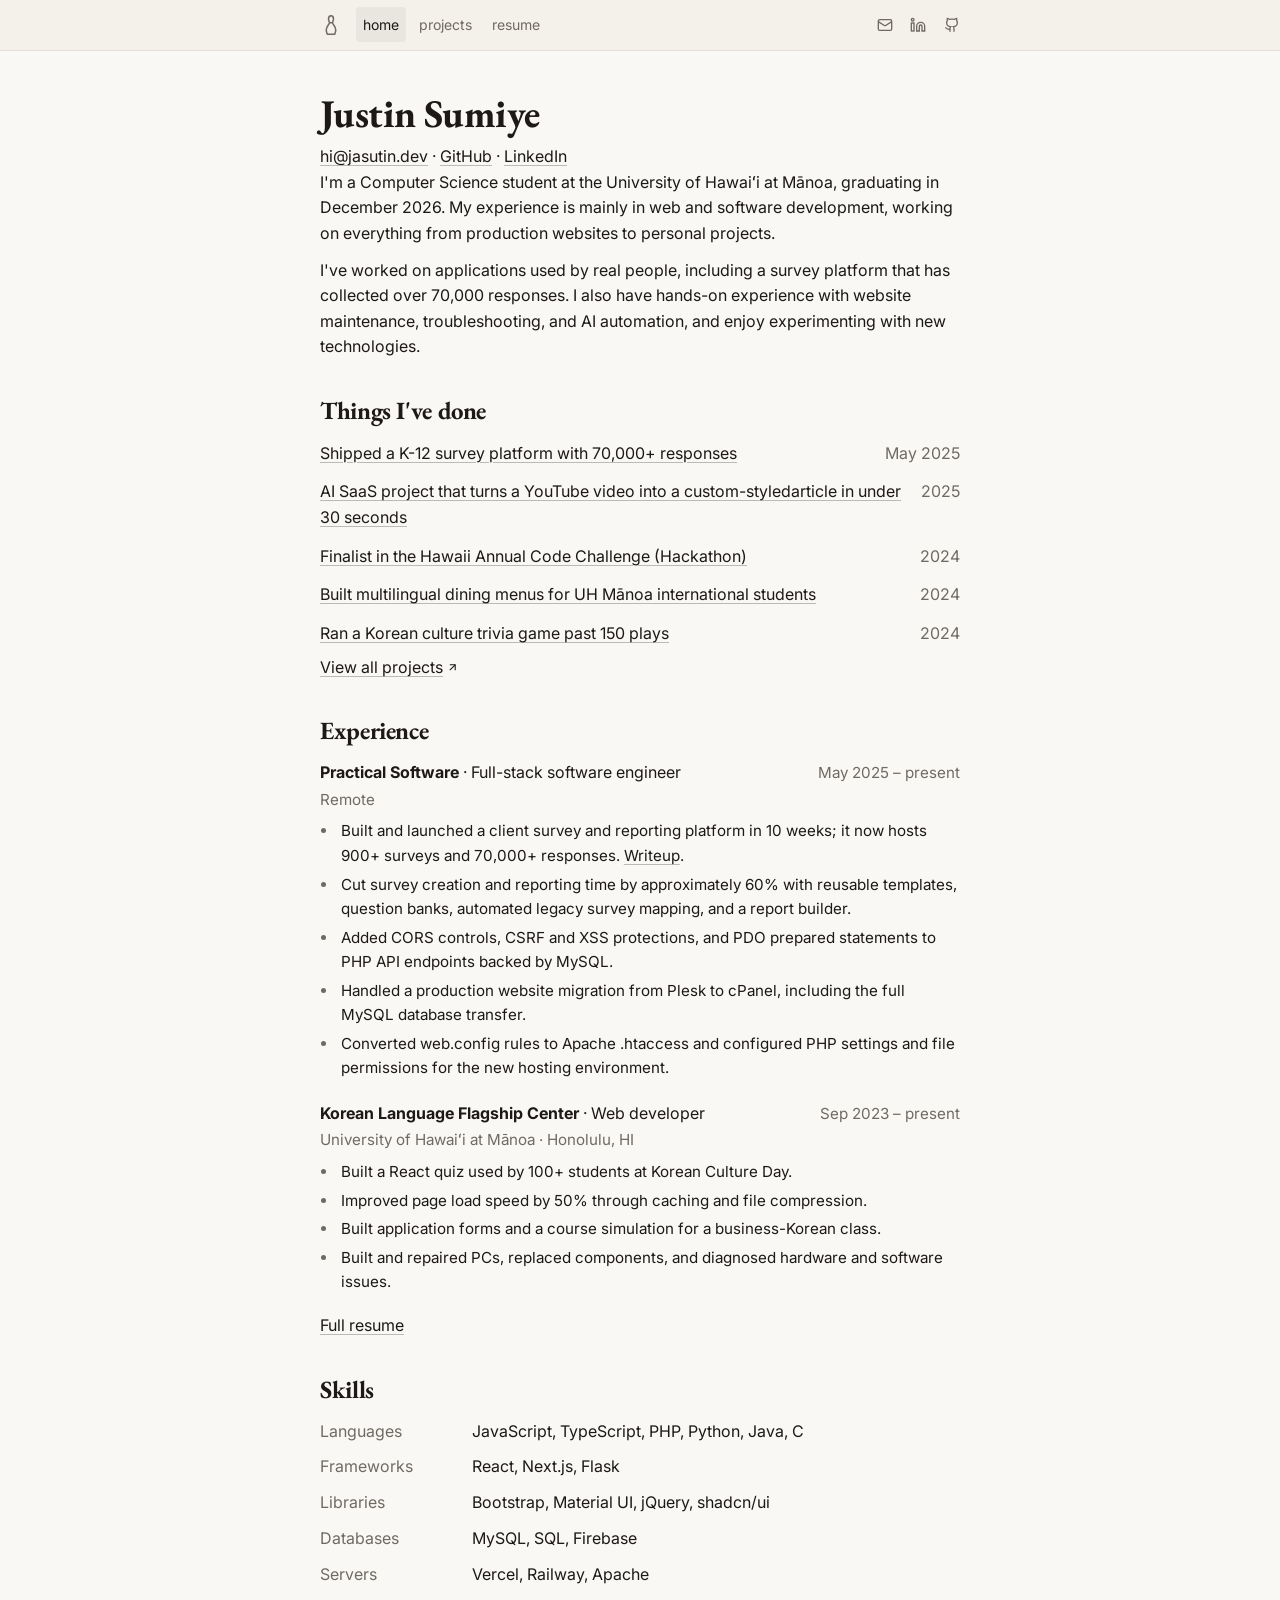
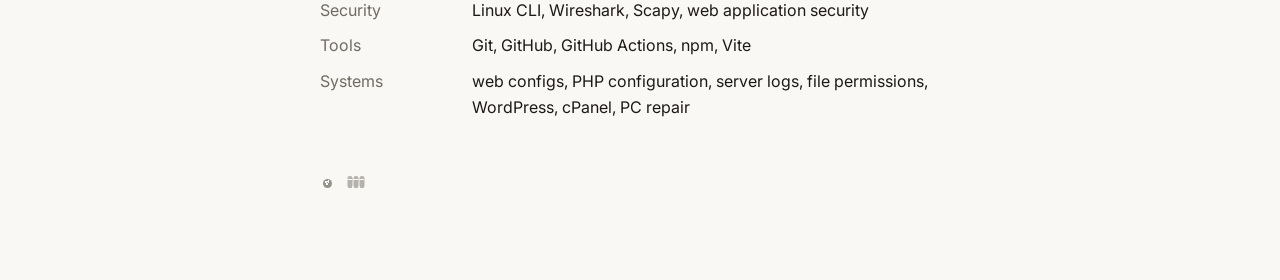
<file: index.html>
<!DOCTYPE html>
<html lang="en">
  <head>
    <meta charset="UTF-8" />
    <meta name="viewport" content="width=device-width, initial-scale=1.0" />
    <title>Justin Sumiye · Full-stack developer</title>
    <meta
      name="description"
      content="Justin Sumiye is a full-stack developer in Honolulu. He builds survey software for schools, tools for a university language program, and studies cybersecurity at UH Mānoa."
    />
    <link rel="canonical" href="https://jsumiye.github.io/" />
    <meta property="og:title" content="Justin Sumiye · Full-stack developer" />
    <meta
      property="og:description"
      content="Survey software for schools, tools for a university language program, and cybersecurity study at UH Mānoa."
    />
    <meta property="og:url" content="https://jsumiye.github.io/" />
    <meta property="og:type" content="website" />
    <meta property="og:locale" content="en_US" />
    <meta name="twitter:card" content="summary" />
    <meta name="author" content="Justin Sumiye" />
    <meta name="referrer" content="strict-origin-when-cross-origin" />
    <script type="application/ld+json">
      {
        "@context": "https://schema.org",
        "@type": "Person",
        "name": "Justin Sumiye",
        "url": "https://jsumiye.github.io/",
        "jobTitle": "Full-Stack Software Engineer",
        "email": "mailto:hi@jasutin.dev",
        "address": {
          "@type": "PostalAddress",
          "addressLocality": "Honolulu",
          "addressRegion": "HI",
          "addressCountry": "US"
        },
        "alumniOf": {
          "@type": "CollegeOrUniversity",
          "name": "University of Hawaiʻi at Mānoa"
        },
        "worksFor": [
          {
            "@type": "Organization",
            "name": "Practical Software"
          },
          {
            "@type": "Organization",
            "name": "Korean Language Flagship Center"
          }
        ],
        "sameAs": [
          "https://github.com/jsumiye",
          "https://www.linkedin.com/in/jsumiye"
        ]
      }
    </script>
    <link rel="preconnect" href="https://fonts.googleapis.com" />
    <link rel="preconnect" href="https://fonts.gstatic.com" crossorigin />
    <link
      href="https://fonts.googleapis.com/css2?family=EB+Garamond:ital,wght@0,400;0,600;0,700;1,400&family=IBM+Plex+Mono:wght@400;500&family=Inter:wght@400;500;600&display=swap"
      rel="stylesheet"
    />
    <link rel="stylesheet" href="/styles.css" />
    <link rel="icon" href="/favicon.svg" type="image/svg+xml" />
    <link rel="icon" type="image/png" href="/images/portfoliofavicon.png" />
    <link rel="prefetch" href="/projects/" />
    <link rel="prefetch" href="/resume/" />
    <meta name="theme-color" content="#faf8f4" />
  </head>
  <body>
    <a class="skip" href="#content">Skip to content</a>
    <header class="site-header">
      <nav class="nav" aria-label="Primary">
        <a class="logo" href="/" aria-label="Home">
          <svg viewBox="0 0 24 24" fill="none" stroke="currentColor" stroke-width="1.5" stroke-linecap="round" stroke-linejoin="round" aria-hidden="true">
            <path d="M12 2.75c1.6 0 2.5 1.5 2.5 3.25c0 1.5-.9 2.5-.9 3.75c0 1.75 3.15 3.5 3.15 7.25c0 1.75-.5 3-1 4.25h-7.5c-.5-1.25-1-2.5-1-4.25c0-3.75 3.15-5.5 3.15-7.25c0-1.25-.9-2.25-.9-3.75c0-1.75.9-3.25 2.5-3.25m-1.5 7h3" />
          </svg>
        </a>
        <a href="/" aria-current="page">home</a>
        <a href="/projects/">projects</a>
        <a href="/resume/">resume</a>
        <div class="nav-social">
          <a href="mailto:hi@jasutin.dev" aria-label="Email" title="hi@jasutin.dev">
            <svg viewBox="0 0 24 24" fill="none" stroke="currentColor" stroke-width="2" aria-hidden="true">
              <rect width="20" height="16" x="2" y="4" rx="2" />
              <path d="m22 7-8.97 5.7a1.94 1.94 0 0 1-2.06 0L2 7" />
            </svg>
          </a>
          <a
            href="https://www.linkedin.com/in/jsumiye"
            target="_blank"
            rel="me noopener noreferrer"
            aria-label="LinkedIn"
          >
            <svg viewBox="0 0 24 24" fill="none" stroke="currentColor" stroke-width="2" aria-hidden="true">
              <path d="M16 8a6 6 0 0 1 6 6v7h-4v-7a2 2 0 0 0-2-2 2 2 0 0 0-2 2v7h-4v-7a6 6 0 0 1 6-6z" />
              <rect width="4" height="12" x="2" y="9" />
              <circle cx="4" cy="4" r="2" />
            </svg>
          </a>
          <a
            href="https://github.com/jsumiye"
            target="_blank"
            rel="me noopener noreferrer"
            aria-label="GitHub"
          >
            <svg viewBox="0 0 24 24" fill="none" stroke="currentColor" stroke-width="2" aria-hidden="true">
              <path d="M15 22v-4a4.8 4.8 0 0 0-1-3.5c3 0 6-2 6-5.5.08-1.25-.27-2.48-1-3.5.28-1.15.28-2.35 0-3.5 0 0-1 0-3 1.5-2.64-.5-5.36-.5-8 0C6 2 5 2 5 2c-.3 1.15-.3 2.35 0 3.5A5.4 5.4 0 0 0 4 9c0 3.5 3 5.5 6 5.5-.39.49-.68 1.05-.85 1.65-.17.6-.22 1.23-.15 1.85v4" />
              <path d="M9 18c-4.51 2-5-2-7-2" />
            </svg>
          </a>
        </div>
      </nav>
    </header>

    <main id="content" class="wrap">
      <div class="bio">
        <h1>Justin Sumiye</h1>
        <p class="contact-line">
          <a href="mailto:hi@jasutin.dev">hi@jasutin.dev</a>
          <span aria-hidden="true">·</span>
          <a href="https://github.com/jsumiye" target="_blank" rel="me noopener noreferrer">GitHub</a>
          <span aria-hidden="true">·</span>
          <a
            href="https://www.linkedin.com/in/jsumiye"
            target="_blank"
            rel="me noopener noreferrer"
            >LinkedIn</a
          >
        </p>
        <p class="lede">
          I'm a Computer Science student at the University of Hawaiʻi at Mānoa, graduating in December 2026. My experience is mainly in web and software development, working on everything from production websites to personal projects.
        </p>
        <p class="lede">
          I've worked on applications used by real people, including a survey platform that has collected over 70,000 responses. I also have hands-on experience with website maintenance, troubleshooting, and AI automation, and enjoy experimenting with new technologies.
        </p>
      </div>

      <h2>Things I've done</h2>
      <div class="entry">
        <a href="/notes/survey-platform/">Shipped a K-12 survey platform with 70,000+ responses</a>
        <span class="entry-meta">May 2025</span>
      </div>
      <div class="entry">
        <a href="/notes/tubereader/">AI SaaS project that turns a YouTube video into a custom-styledarticle in under 30 seconds</a>
        <span class="entry-meta">2025</span>
      </div>
      <div class="entry">
        <a href="/notes/hawaii-open-data/"
          >Finalist in the Hawaii Annual Code Challenge (Hackathon)</a
        >
        <span class="entry-meta">2024</span>
      </div>
      <div class="entry">
        <a href="/notes/manoa-menu/"
          >Built multilingual dining menus for UH Mānoa international students</a
        >
        <span class="entry-meta">2024</span>
      </div>
      <div class="entry section-end">
        <a href="/notes/korean-trivia/"
          >Ran a Korean culture trivia game past 150 plays</a
        >
        <span class="entry-meta">2024</span>
      </div>
      <p class="more">
        <a href="/projects/"
          >View all projects
          <svg viewBox="0 0 24 24" fill="none" stroke="currentColor" stroke-width="2" aria-hidden="true">
            <path d="M7 7h10v10" />
            <path d="M7 17 17 7" />
          </svg>
        </a>
      </p>

      <h2 id="experience">Experience</h2>
      <div class="resume-block">
        <div class="resume-row">
          <div>
            <strong>Practical Software</strong> · Full-stack software engineer
            <p>Remote</p>
          </div>
          <span class="when">May 2025 – present</span>
        </div>
        <ul class="resume-points">
          <li>
            Built and launched a client survey and reporting platform in 10
            weeks; it now hosts 900+ surveys and 70,000+ responses.
            <a href="/notes/survey-platform/">Writeup</a>.
          </li>
          <li>
            Cut survey creation and reporting time by approximately 60% with
            reusable templates, question banks, automated legacy survey
            mapping, and a report builder.
          </li>
          <li>
            Added CORS controls, CSRF and XSS protections, and PDO prepared
            statements to PHP API endpoints backed by MySQL.
          </li>
          <li>
            Handled a production website migration from Plesk to cPanel,
            including the full MySQL database transfer.
          </li>
          <li>
            Converted web.config rules to Apache .htaccess and configured PHP
            settings and file permissions for the new hosting environment.
          </li>
        </ul>
      </div>
      <div class="resume-block">
        <div class="resume-row">
          <div>
            <strong>Korean Language Flagship Center</strong> · Web developer
            <p>University of Hawaiʻi at Mānoa · Honolulu, HI</p>
          </div>
          <span class="when">Sep 2023 – present</span>
        </div>
        <ul class="resume-points">
          <li>
            Built a React quiz used by 100+ students at Korean Culture Day.
          </li>
          <li>
            Improved page load speed by 50% through caching and file
            compression.
          </li>
          <li>
            Built application forms and a course simulation for a
            business-Korean class.
          </li>
          <li>
            Built and repaired PCs, replaced components, and diagnosed hardware
            and software issues.
          </li>
        </ul>
      </div>
      <p class="more">
        <a href="/resume/#experience">Full resume</a>
      </p>

      <h2>Skills</h2>
      <div class="skill-row">
        <span class="skill-label">Languages</span>
        <span class="skill-list">JavaScript, TypeScript, PHP, Python, Java, C</span>
      </div>
      <div class="skill-row">
        <span class="skill-label">Frameworks</span>
        <span class="skill-list">React, Next.js, Flask</span>
      </div>
      <div class="skill-row">
        <span class="skill-label">Libraries</span>
        <span class="skill-list">Bootstrap, Material UI, jQuery, shadcn/ui</span>
      </div>
      <div class="skill-row">
        <span class="skill-label">Databases</span>
        <span class="skill-list">MySQL, SQL, Firebase</span>
      </div>
      <div class="skill-row">
        <span class="skill-label">Servers</span>
        <span class="skill-list">Vercel, Railway, Apache</span>
      </div>
      <div class="skill-row">
        <span class="skill-label">Security</span>
        <span class="skill-list">Linux CLI, Wireshark, Scapy, web application security</span>
      </div>
      <div class="skill-row">
        <span class="skill-label">Tools</span>
        <span class="skill-list">Git, GitHub, GitHub Actions, npm, Vite</span>
      </div>
      <div class="skill-row section-end">
        <span class="skill-label">Systems</span>
        <span class="skill-list">web configs, PHP configuration, server logs, file permissions, WordPress, cPanel, PC repair</span>
      </div>

      <p class="colophon">
        <span class="lane" aria-hidden="true">
          <span class="lane-ball"></span>
          <span class="lane-pin"></span>
          <span class="lane-pin"></span>
          <span class="lane-pin"></span>
        </span>
      </p>
    </main>
    <script src="/scripts.js" defer></script>
  </body>
</html>
</file>
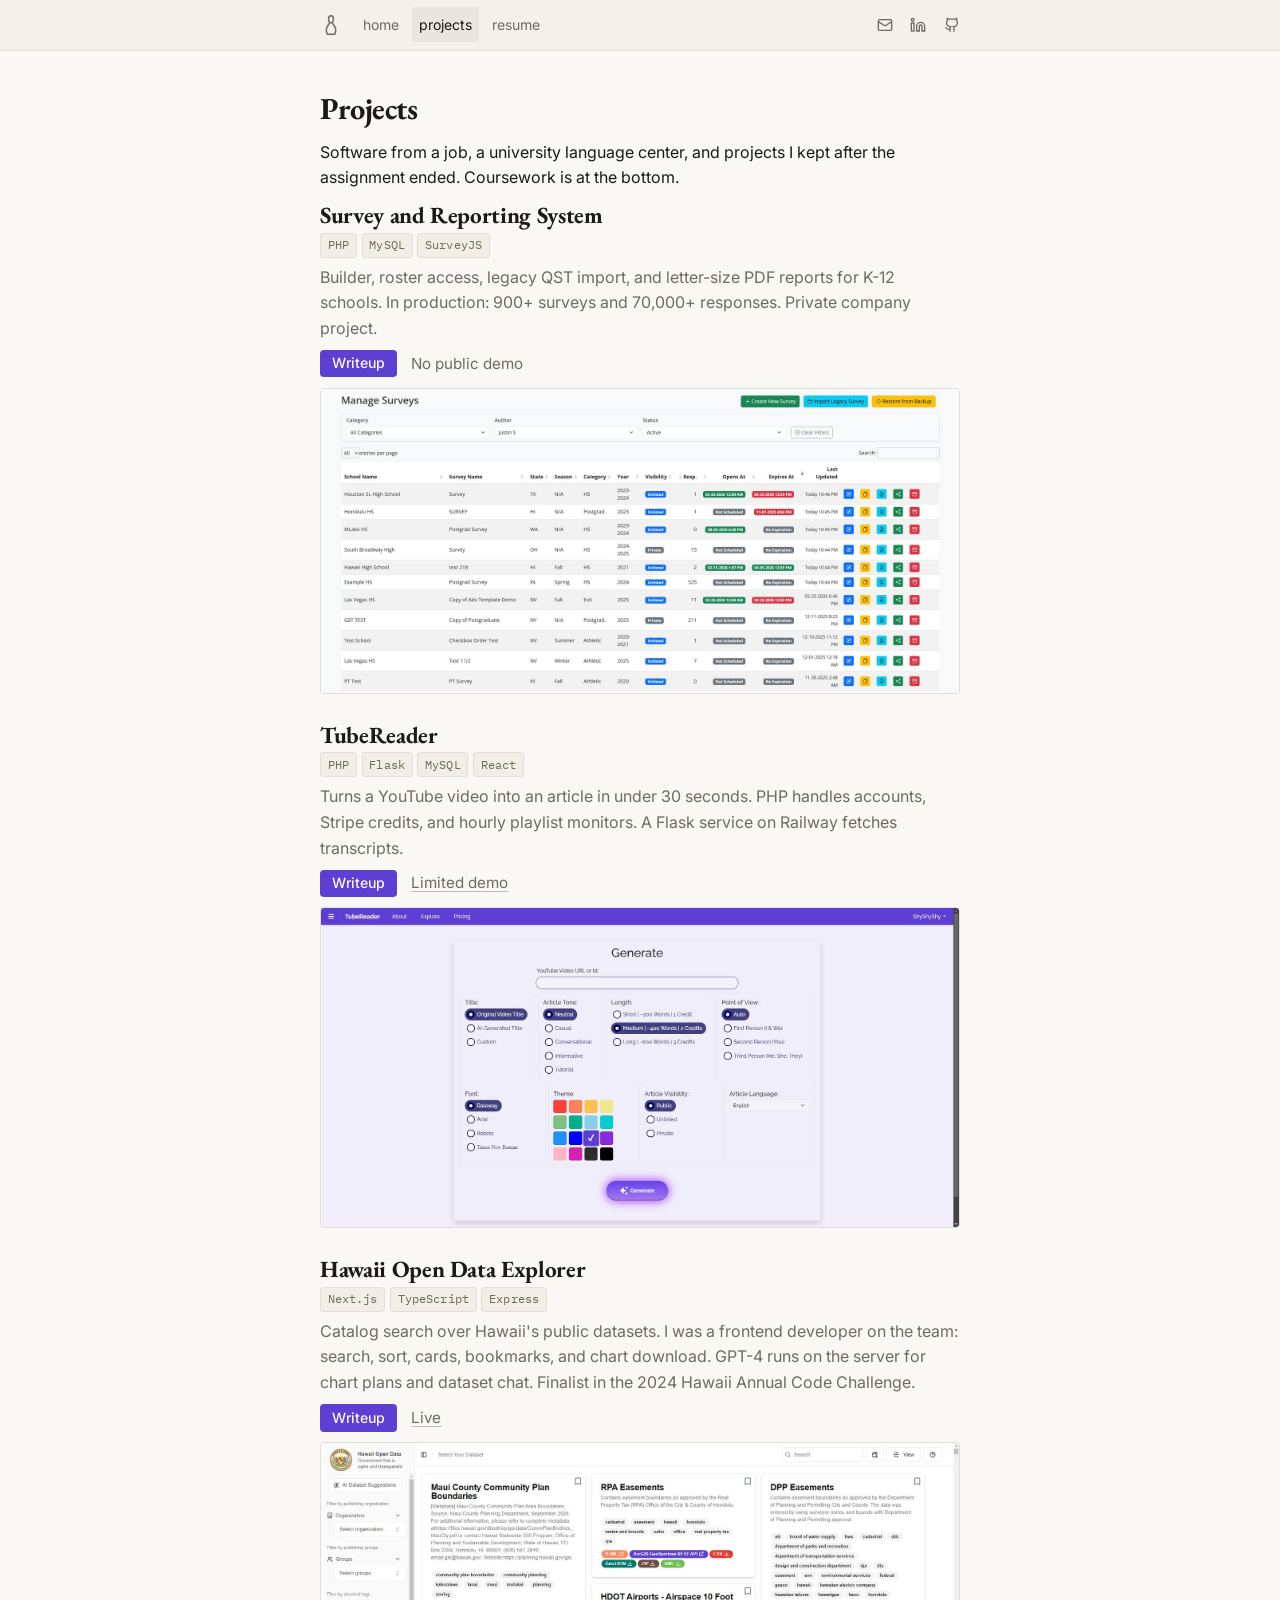
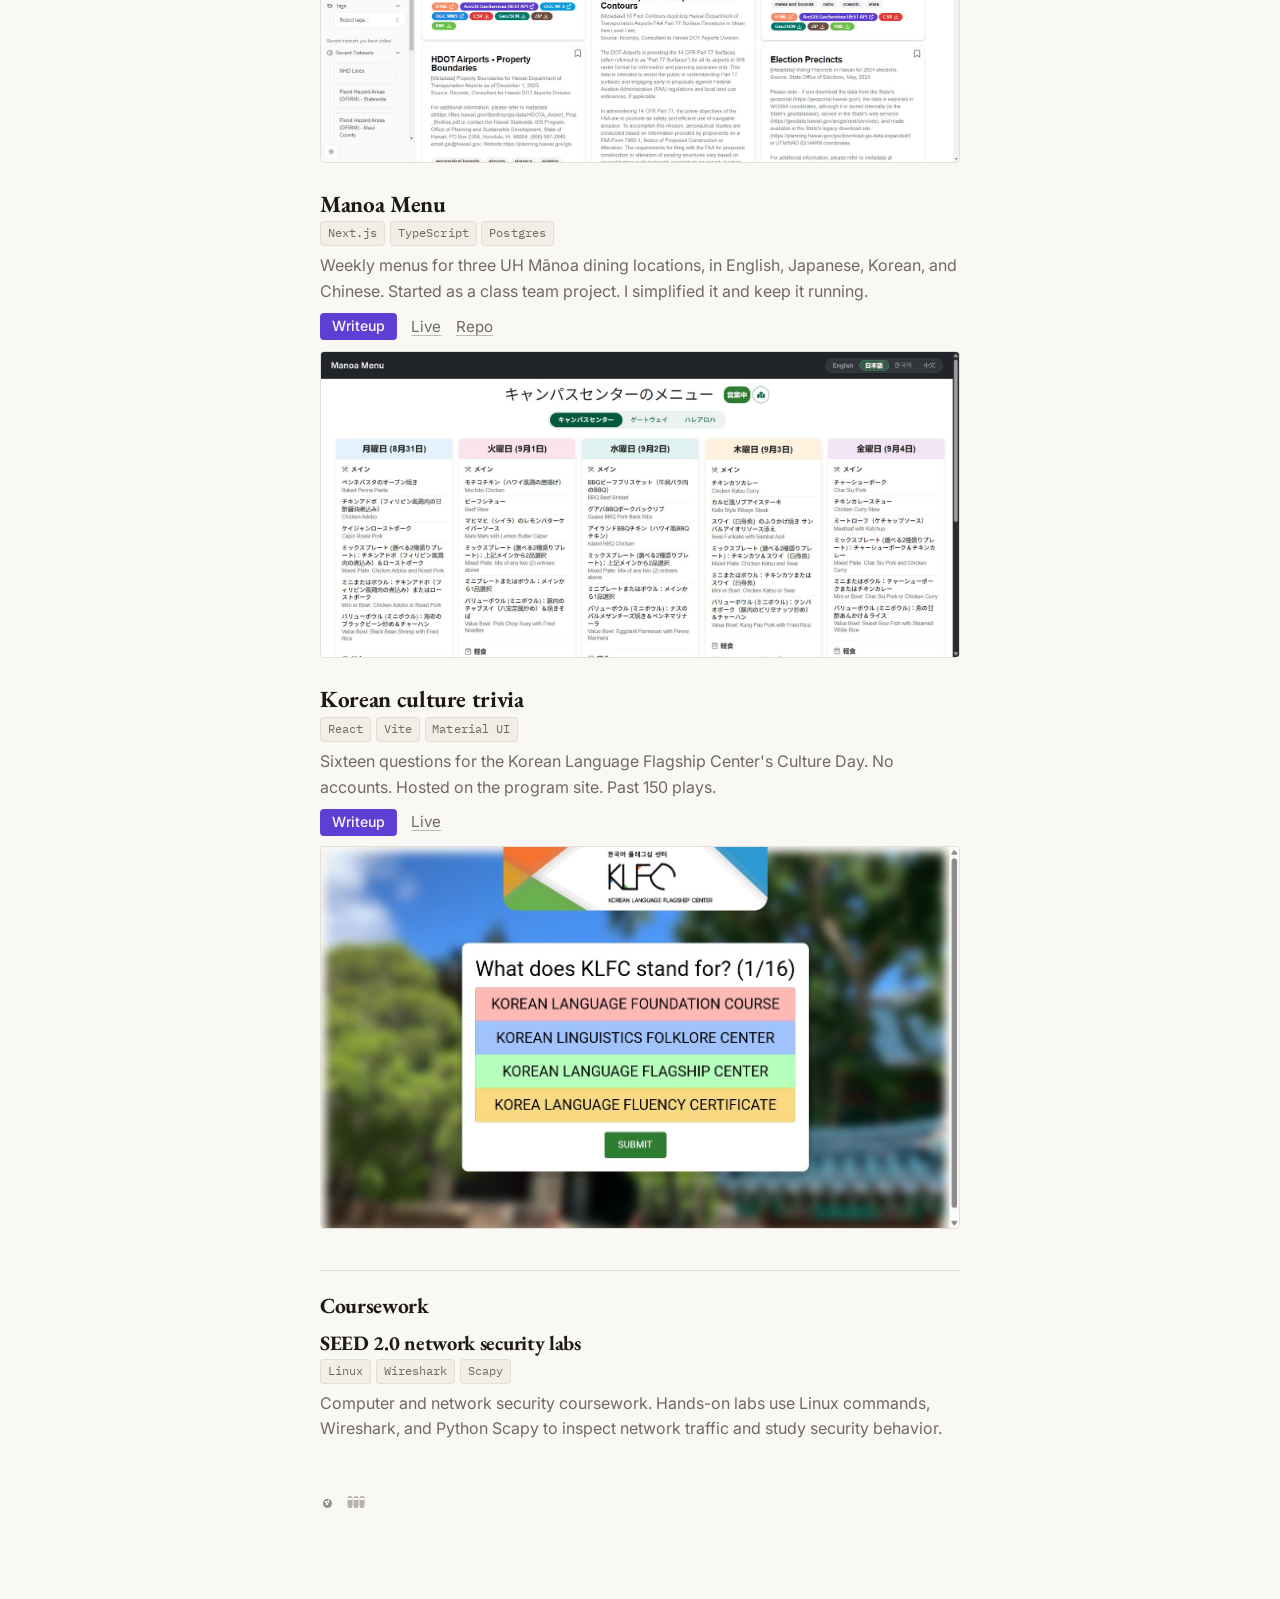
<file: notes/index.html>
<!DOCTYPE html>
<html lang="en">
  <head>
    <meta charset="UTF-8" />
    <meta name="viewport" content="width=device-width, initial-scale=1.0" />
    <title>Projects · Justin Sumiye</title>
    <meta http-equiv="refresh" content="0; url=/projects/" />
    <link rel="canonical" href="/projects/" />
    <script>
      location.replace("/projects/");
    </script>
  </head>
  <body>
    <p><a href="/projects/">Projects</a></p>
  </body>
</html>
</file>
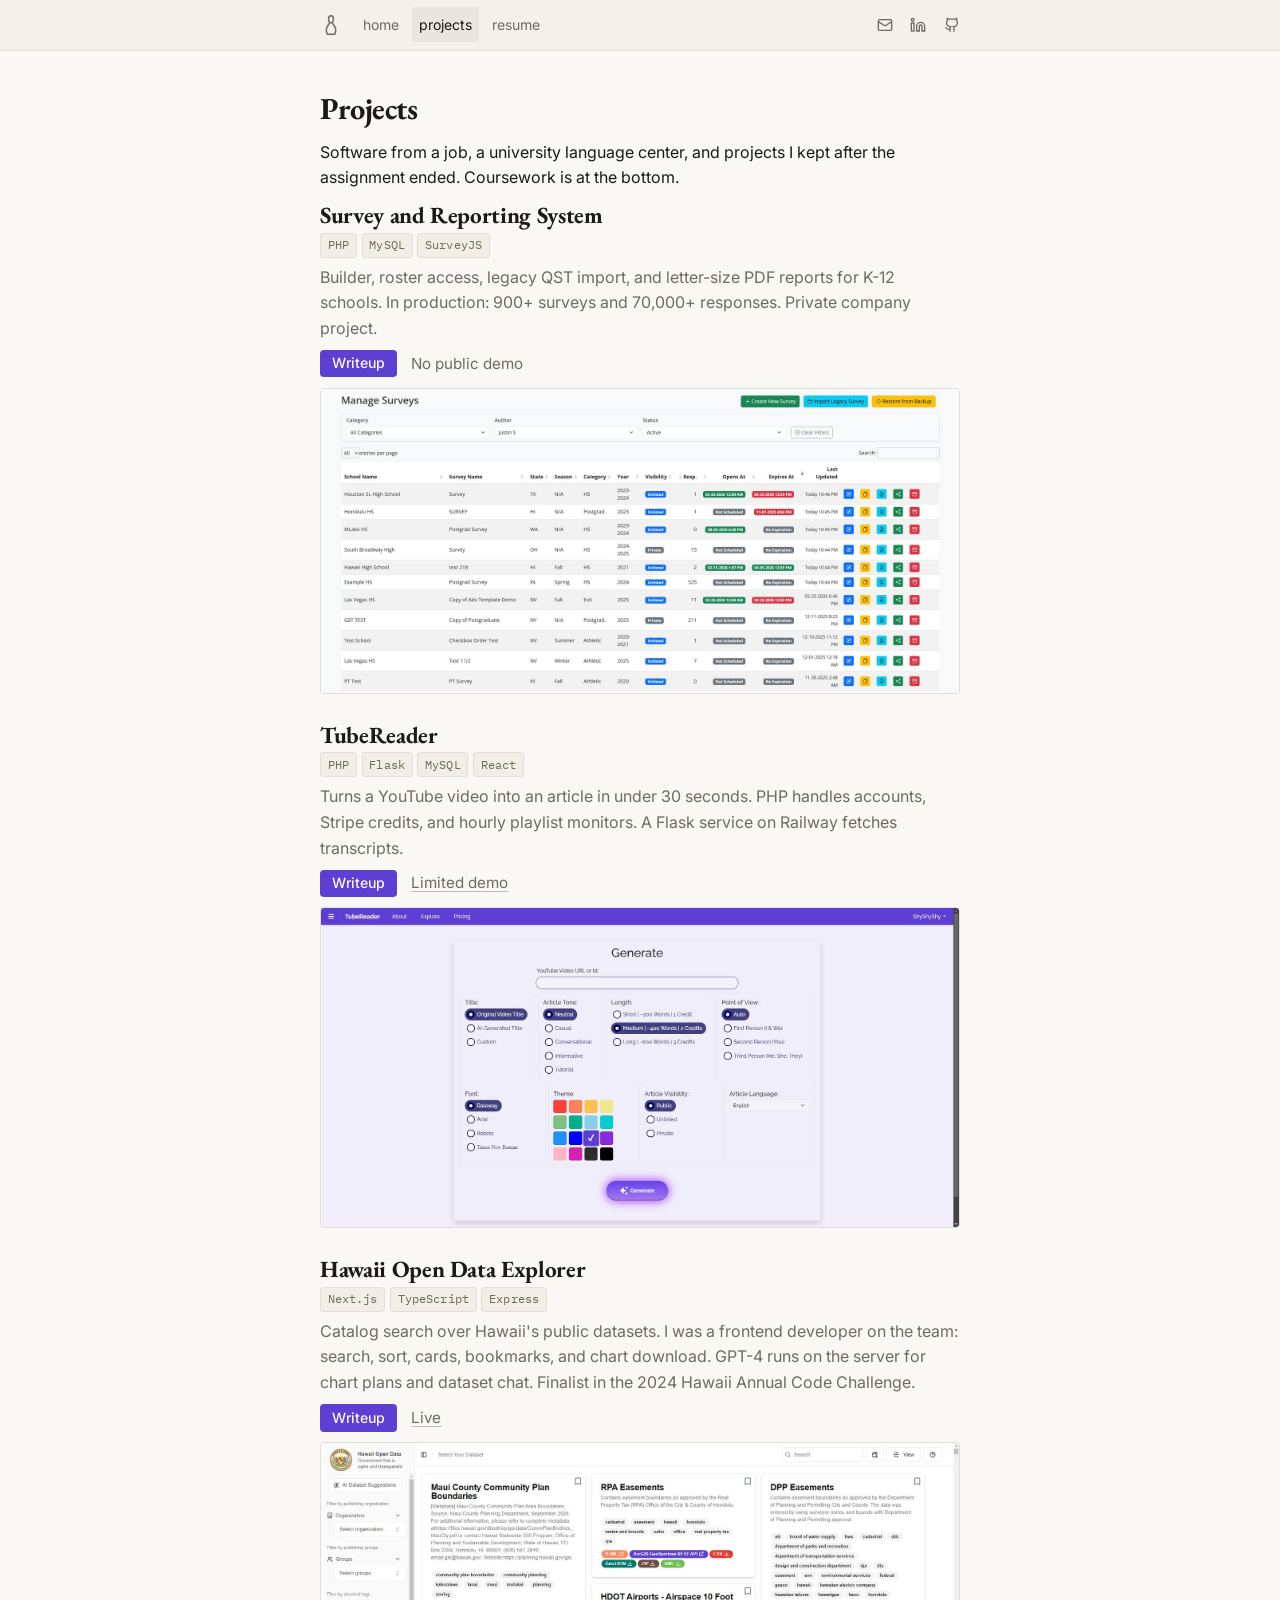
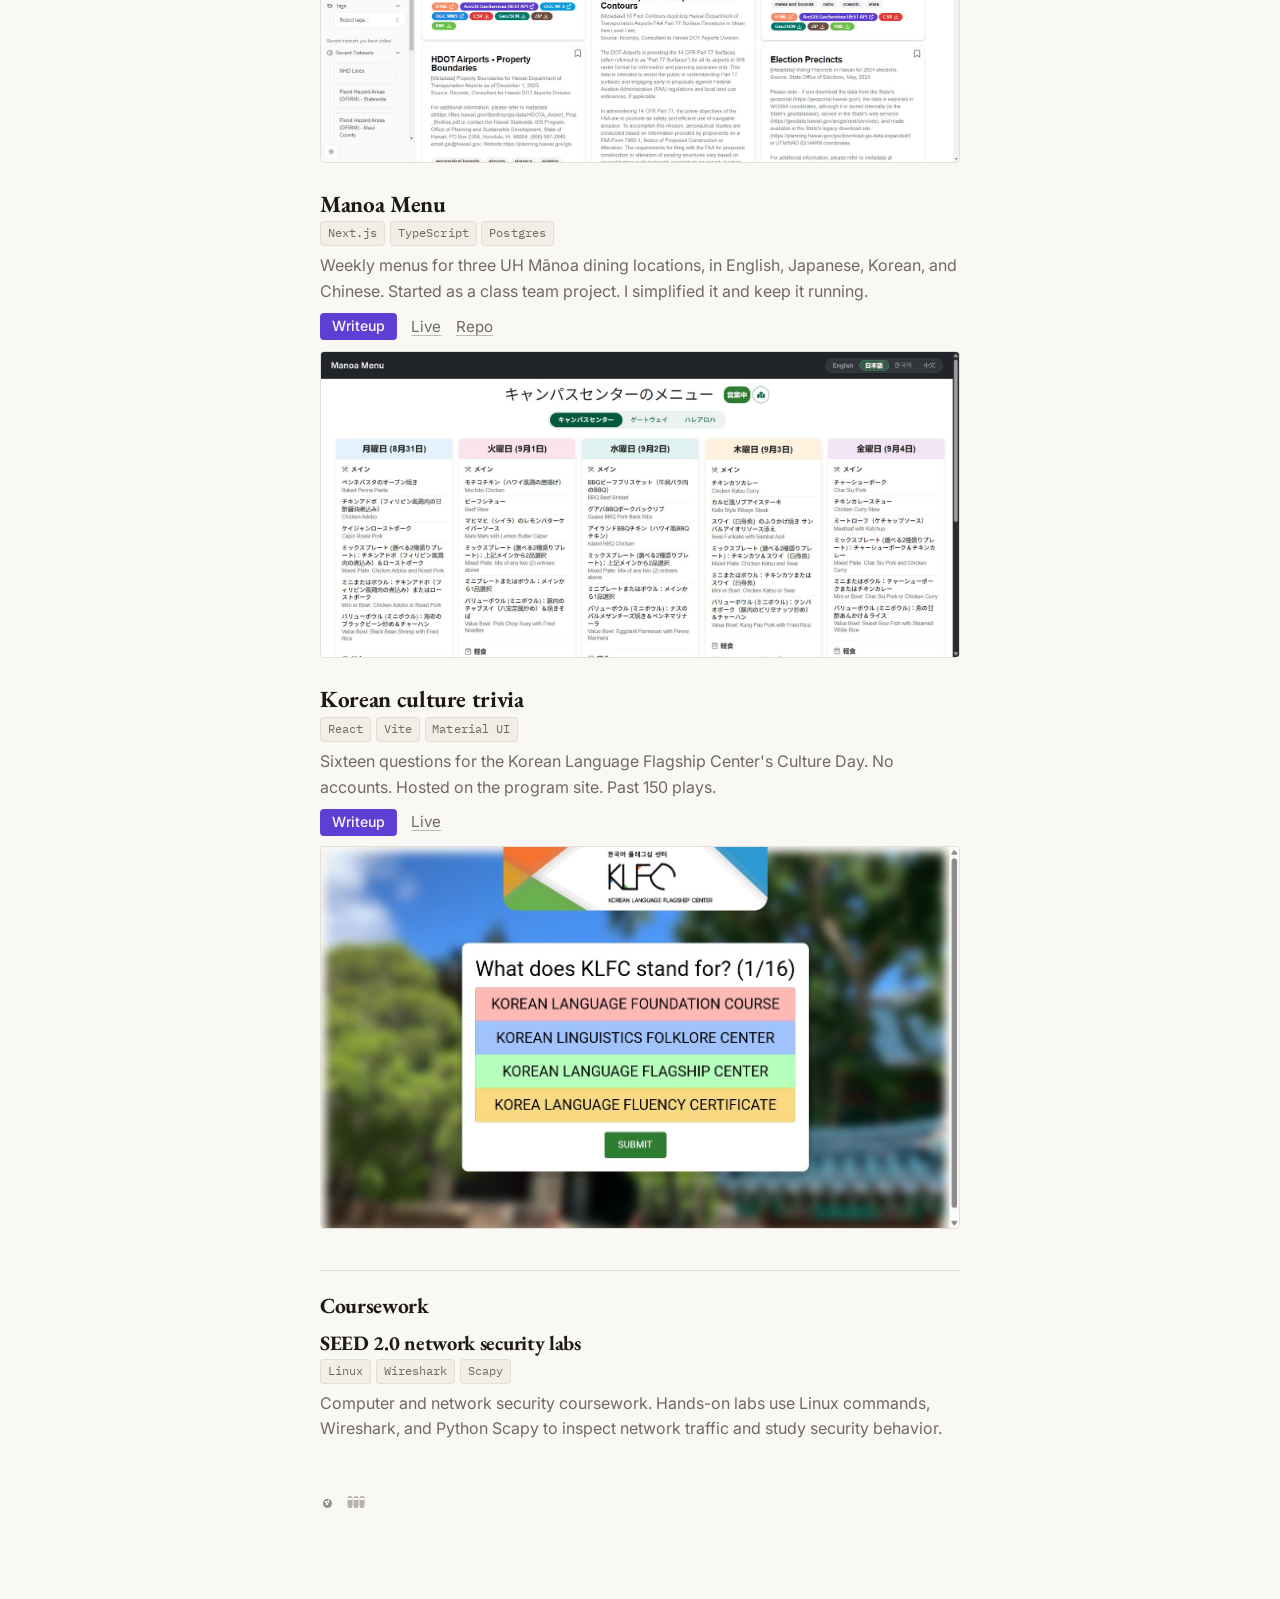
<file: projects/index.html>
<!DOCTYPE html>
<html lang="en">
  <head>
    <meta charset="UTF-8" />
    <meta name="viewport" content="width=device-width, initial-scale=1.0" />
    <title>Justin Sumiye · Projects</title>
    <meta
      name="description"
      content="Projects by Justin Sumiye. A production K-12 survey platform, TubeReader, a Hawaii open-data finalist, and university tools."
    />
    <link rel="canonical" href="https://jsumiye.github.io/projects/" />
    <meta property="og:title" content="Justin Sumiye · Projects" />
    <meta
      property="og:description"
      content="A production K-12 survey platform, TubeReader, a Hawaii open-data finalist, and university tools."
    />
    <meta property="og:url" content="https://jsumiye.github.io/projects/" />
    <meta property="og:type" content="website" />
    <meta name="twitter:card" content="summary" />
    <meta name="referrer" content="strict-origin-when-cross-origin" />
    <link rel="preconnect" href="https://fonts.googleapis.com" />
    <link rel="preconnect" href="https://fonts.gstatic.com" crossorigin />
    <link
      href="https://fonts.googleapis.com/css2?family=EB+Garamond:ital,wght@0,400;0,600;0,700;1,400&family=IBM+Plex+Mono:wght@400;500&family=Inter:wght@400;500;600&display=swap"
      rel="stylesheet"
    />
    <link rel="stylesheet" href="/styles.css" />
    <link rel="icon" href="/favicon.svg" type="image/svg+xml" />
    <link rel="icon" type="image/png" href="/images/portfoliofavicon.png" />
    <link rel="prefetch" href="/" />
    <link rel="prefetch" href="/resume/" />
    <meta name="theme-color" content="#faf8f4" />
  </head>
  <body>
    <a class="skip" href="#content">Skip to content</a>
    <header class="site-header">
      <nav class="nav" aria-label="Primary">
        <a class="logo" href="/" aria-label="Home">
          <svg viewBox="0 0 24 24" fill="none" stroke="currentColor" stroke-width="1.5" stroke-linecap="round" stroke-linejoin="round" aria-hidden="true">
            <path d="M12 2.75c1.6 0 2.5 1.5 2.5 3.25c0 1.5-.9 2.5-.9 3.75c0 1.75 3.15 3.5 3.15 7.25c0 1.75-.5 3-1 4.25h-7.5c-.5-1.25-1-2.5-1-4.25c0-3.75 3.15-5.5 3.15-7.25c0-1.25-.9-2.25-.9-3.75c0-1.75.9-3.25 2.5-3.25m-1.5 7h3" />
          </svg>
        </a>
        <a href="/">home</a>
        <a href="/projects/" aria-current="page">projects</a>
        <a href="/resume/">resume</a>
        <div class="nav-social">
          <a href="mailto:hi@jasutin.dev" aria-label="Email" title="hi@jasutin.dev">
            <svg viewBox="0 0 24 24" fill="none" stroke="currentColor" stroke-width="2" aria-hidden="true">
              <rect width="20" height="16" x="2" y="4" rx="2" />
              <path d="m22 7-8.97 5.7a1.94 1.94 0 0 1-2.06 0L2 7" />
            </svg>
          </a>
          <a
            href="https://www.linkedin.com/in/jsumiye"
            target="_blank"
            rel="noopener noreferrer"
            aria-label="LinkedIn"
          >
            <svg viewBox="0 0 24 24" fill="none" stroke="currentColor" stroke-width="2" aria-hidden="true">
              <path d="M16 8a6 6 0 0 1 6 6v7h-4v-7a2 2 0 0 0-2-2 2 2 0 0 0-2 2v7h-4v-7a6 6 0 0 1 6-6z" />
              <rect width="4" height="12" x="2" y="9" />
              <circle cx="4" cy="4" r="2" />
            </svg>
          </a>
          <a
            href="https://github.com/jsumiye"
            target="_blank"
            rel="noopener noreferrer"
            aria-label="GitHub"
          >
            <svg viewBox="0 0 24 24" fill="none" stroke="currentColor" stroke-width="2" aria-hidden="true">
              <path d="M15 22v-4a4.8 4.8 0 0 0-1-3.5c3 0 6-2 6-5.5.08-1.25-.27-2.48-1-3.5.28-1.15.28-2.35 0-3.5 0 0-1 0-3 1.5-2.64-.5-5.36-.5-8 0C6 2 5 2 5 2c-.3 1.15-.3 2.35 0 3.5A5.4 5.4 0 0 0 4 9c0 3.5 3 5.5 6 5.5-.39.49-.68 1.05-.85 1.65-.17.6-.22 1.23-.15 1.85v4" />
              <path d="M9 18c-4.51 2-5-2-7-2" />
            </svg>
          </a>
        </div>
      </nav>
    </header>

    <main id="content" class="wrap">
      <h1>Projects</h1>
      <p class="lede">
        Software from a job, a university language center, and projects I kept
        after the assignment ended. Coursework is at the bottom.
      </p>

      <article class="project-block">
        <h2><a href="/notes/survey-platform/">Survey and Reporting System</a></h2>
        <ul class="stack" aria-label="Tech stack">
          <li>PHP</li>
          <li>MySQL</li>
          <li>SurveyJS</li>
        </ul>
        <p>
          Builder, roster access, legacy QST import, and letter-size PDF
          reports for K-12 schools. In production: 900+ surveys and 70,000+
          responses. Private company project.
        </p>
        <p class="links">
          <a class="writeup" href="/notes/survey-platform/">Writeup</a>
          <span>No public demo</span>
        </p>
        <a class="still" href="/notes/survey-platform/" tabindex="-1" aria-hidden="true">
          <img
            src="/images/Survey-Manage.jpg"
            alt=""
            loading="lazy"
          width="1600" height="762" decoding="async">
        </a>
      </article>

      <article class="project-block">
        <h2><a href="/notes/tubereader/">TubeReader</a></h2>
        <ul class="stack" aria-label="Tech stack">
          <li>PHP</li>
          <li>Flask</li>
          <li>MySQL</li>
          <li>React</li>
        </ul>
        <p>
          Turns a YouTube video into an article in under 30 seconds. PHP
          handles accounts, Stripe credits, and hourly playlist monitors. A
          Flask service on Railway fetches transcripts.
        </p>
        <p class="links">
          <a class="writeup" href="/notes/tubereader/">Writeup</a>
          <a href="https://tr2.practicalsoftware.com" target="_blank" rel="noopener noreferrer">Limited demo</a>
        </p>
        <a class="still" href="/notes/tubereader/" tabindex="-1" aria-hidden="true">
          <img
            src="/images/Generate-TubeReader.jpg"
            alt=""
            loading="lazy"
          width="1600" height="799" decoding="async">
        </a>
      </article>

      <article class="project-block">
        <h2><a href="/notes/hawaii-open-data/">Hawaii Open Data Explorer</a></h2>
        <ul class="stack" aria-label="Tech stack">
          <li>Next.js</li>
          <li>TypeScript</li>
          <li>Express</li>
        </ul>
        <p>
          Catalog search over Hawaii's public datasets. I was a frontend
          developer on the team: search, sort, cards, bookmarks, and chart
          download. GPT-4 runs on the server for chart plans and dataset chat.
          Finalist in the 2024 Hawaii Annual Code Challenge.
        </p>
        <p class="links">
          <a class="writeup" href="/notes/hawaii-open-data/">Writeup</a>
          <a href="https://ool-frontend.vercel.app" target="_blank" rel="noopener noreferrer">Live</a>
        </p>
        <a class="still" href="/notes/hawaii-open-data/" tabindex="-1" aria-hidden="true">
          <img
            src="/images/OOL-Main.jpg"
            alt=""
            loading="lazy"
          width="1600" height="799" decoding="async">
        </a>
      </article>

      <article class="project-block">
        <h2><a href="/notes/manoa-menu/">Manoa Menu</a></h2>
        <ul class="stack" aria-label="Tech stack">
          <li>Next.js</li>
          <li>TypeScript</li>
          <li>Postgres</li>
        </ul>
        <p>
          Weekly menus for three UH Mānoa dining locations, in English,
          Japanese, Korean, and Chinese. Started as a class team project. I
          simplified it and keep it running.
        </p>
        <p class="links">
          <a class="writeup" href="/notes/manoa-menu/">Writeup</a>
          <a href="https://manoa-menu.vercel.app" target="_blank" rel="noopener noreferrer">Live</a>
          <a href="https://github.com/manoa-menu/manoa-menu" target="_blank" rel="noopener noreferrer">Repo</a>
        </p>
        <a class="still" href="/notes/manoa-menu/" tabindex="-1" aria-hidden="true">
          <img
            src="/images/menu-cc-jp.jpg"
            alt=""
            loading="lazy"
          width="1600" height="766" decoding="async">
        </a>
      </article>

      <article class="project-block">
        <h2><a href="/notes/korean-trivia/">Korean culture trivia</a></h2>
        <ul class="stack" aria-label="Tech stack">
          <li>React</li>
          <li>Vite</li>
          <li>Material UI</li>
        </ul>
        <p>
          Sixteen questions for the Korean Language Flagship Center's Culture
          Day. No accounts. Hosted on the program site. Past 150 plays.
        </p>
        <p class="links">
          <a class="writeup" href="/notes/korean-trivia/">Writeup</a>
          <a href="https://koreanflagship.manoa.hawaii.edu/trivia/" target="_blank" rel="noopener noreferrer">Live</a>
        </p>
        <a class="still" href="/notes/korean-trivia/" tabindex="-1" aria-hidden="true">
          <img
            src="/images/Trivia-Question.jpg"
            alt=""
            loading="lazy"
          width="1299" height="774" decoding="async">
        </a>
      </article>

      <section class="coursework">
        <h2>Coursework</h2>
        <article class="project-block">
          <h3>SEED 2.0 network security labs</h3>
          <ul class="stack" aria-label="Tech stack">
            <li>Linux</li>
            <li>Wireshark</li>
            <li>Scapy</li>
          </ul>
          <p>
            Computer and network security coursework. Hands-on labs use Linux
            commands, Wireshark, and Python Scapy to inspect network traffic
            and study security behavior.
          </p>
        </article>
      </section>

      <p class="colophon">
        <span class="lane" aria-hidden="true">
          <span class="lane-ball"></span>
          <span class="lane-pin"></span>
          <span class="lane-pin"></span>
          <span class="lane-pin"></span>
        </span>
      </p>
    </main>
    <script src="/scripts.js" defer></script>
  </body>
</html>
</file>
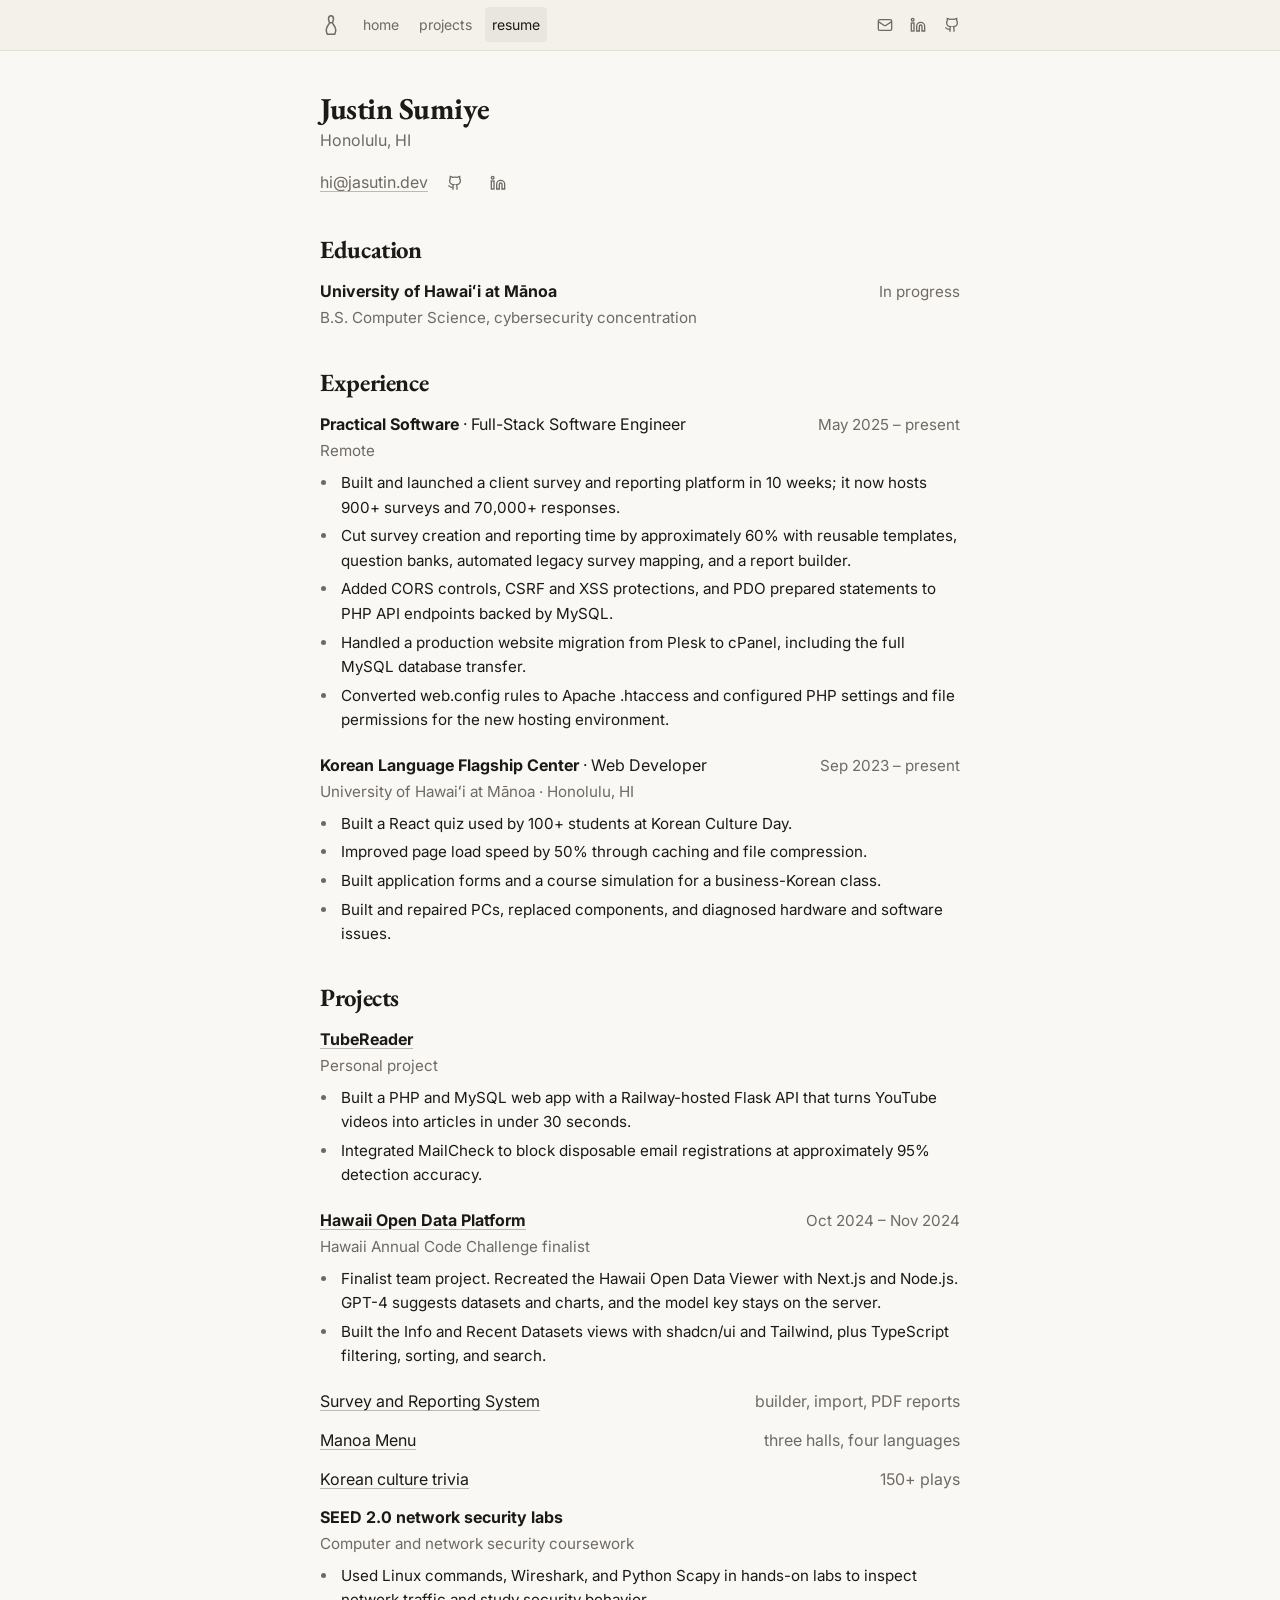
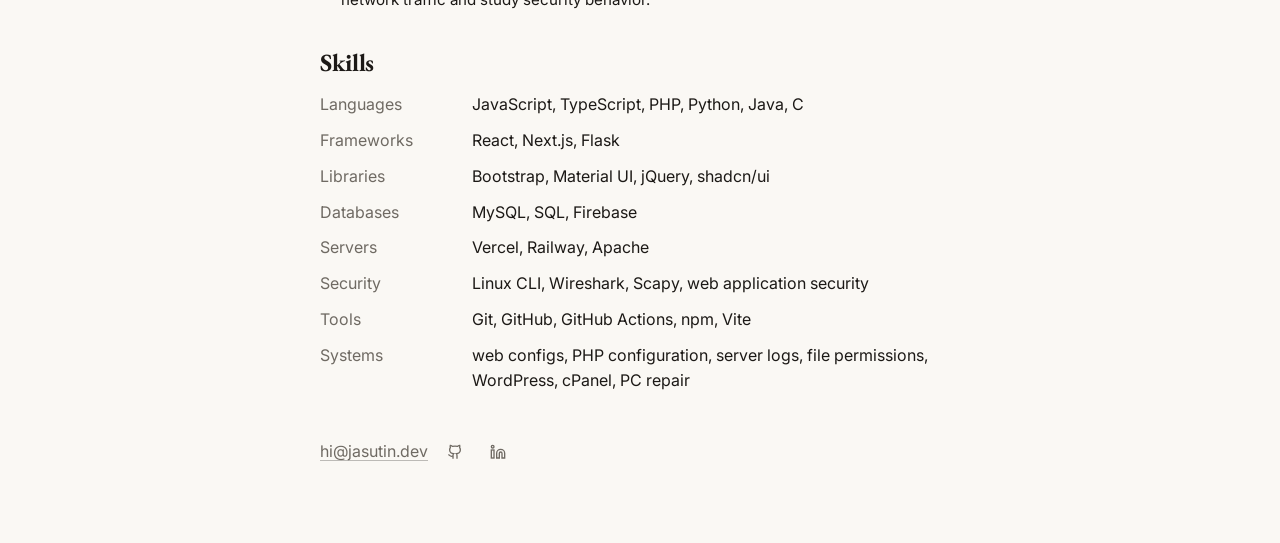
<file: resume/index.html>
<!DOCTYPE html>
<html lang="en">
  <head>
    <meta charset="UTF-8" />
    <meta name="viewport" content="width=device-width, initial-scale=1.0" />
    <title>Justin Sumiye · Resume</title>
    <meta
      name="description"
      content="Resume of Justin Sumiye, full-stack software engineer in Honolulu. Practical Software, Korean Language Flagship Center, UH Mānoa."
    />
    <link rel="canonical" href="https://jsumiye.github.io/resume/" />
    <meta property="og:title" content="Justin Sumiye · Resume" />
    <meta
      property="og:description"
      content="Full-stack software engineer in Honolulu. Practical Software, Korean Language Flagship Center, and UH Mānoa."
    />
    <meta property="og:url" content="https://jsumiye.github.io/resume/" />
    <meta property="og:type" content="website" />
    <meta name="twitter:card" content="summary" />
    <meta name="referrer" content="strict-origin-when-cross-origin" />
    <link rel="preconnect" href="https://fonts.googleapis.com" />
    <link rel="preconnect" href="https://fonts.gstatic.com" crossorigin />
    <link
      href="https://fonts.googleapis.com/css2?family=EB+Garamond:ital,wght@0,400;0,600;0,700;1,400&family=IBM+Plex+Mono:wght@400;500&family=Inter:wght@400;500;600&display=swap"
      rel="stylesheet"
    />
    <link rel="stylesheet" href="/styles.css" />
    <link rel="icon" href="/favicon.svg" type="image/svg+xml" />
    <link rel="icon" type="image/png" href="/images/portfoliofavicon.png" />
    <link rel="prefetch" href="/" />
    <link rel="prefetch" href="/projects/" />
    <meta name="theme-color" content="#faf8f4" />
  </head>
  <body class="page-resume">
    <a class="skip" href="#content">Skip to content</a>
    <header class="site-header">
      <nav class="nav" aria-label="Primary">
        <a class="logo" href="/" aria-label="Home">
          <svg viewBox="0 0 24 24" fill="none" stroke="currentColor" stroke-width="1.5" stroke-linecap="round" stroke-linejoin="round" aria-hidden="true">
            <path d="M12 2.75c1.6 0 2.5 1.5 2.5 3.25c0 1.5-.9 2.5-.9 3.75c0 1.75 3.15 3.5 3.15 7.25c0 1.75-.5 3-1 4.25h-7.5c-.5-1.25-1-2.5-1-4.25c0-3.75 3.15-5.5 3.15-7.25c0-1.25-.9-2.25-.9-3.75c0-1.75.9-3.25 2.5-3.25m-1.5 7h3" />
          </svg>
        </a>
        <a href="/">home</a>
        <a href="/projects/">projects</a>
        <a href="/resume/" aria-current="page">resume</a>
        <div class="nav-social">
          <a href="mailto:hi@jasutin.dev" aria-label="Email" title="hi@jasutin.dev">
            <svg viewBox="0 0 24 24" fill="none" stroke="currentColor" stroke-width="2" aria-hidden="true">
              <rect width="20" height="16" x="2" y="4" rx="2" />
              <path d="m22 7-8.97 5.7a1.94 1.94 0 0 1-2.06 0L2 7" />
            </svg>
          </a>
          <a
            href="https://www.linkedin.com/in/jsumiye"
            target="_blank"
            rel="noopener noreferrer"
            aria-label="LinkedIn"
          >
            <svg viewBox="0 0 24 24" fill="none" stroke="currentColor" stroke-width="2" aria-hidden="true">
              <path d="M16 8a6 6 0 0 1 6 6v7h-4v-7a2 2 0 0 0-2-2 2 2 0 0 0-2 2v7h-4v-7a6 6 0 0 1 6-6z" />
              <rect width="4" height="12" x="2" y="9" />
              <circle cx="4" cy="4" r="2" />
            </svg>
          </a>
          <a
            href="https://github.com/jsumiye"
            target="_blank"
            rel="noopener noreferrer"
            aria-label="GitHub"
          >
            <svg viewBox="0 0 24 24" fill="none" stroke="currentColor" stroke-width="2" aria-hidden="true">
              <path d="M15 22v-4a4.8 4.8 0 0 0-1-3.5c3 0 6-2 6-5.5.08-1.25-.27-2.48-1-3.5.28-1.15.28-2.35 0-3.5 0 0-1 0-3 1.5-2.64-.5-5.36-.5-8 0C6 2 5 2 5 2c-.3 1.15-.3 2.35 0 3.5A5.4 5.4 0 0 0 4 9c0 3.5 3 5.5 6 5.5-.39.49-.68 1.05-.85 1.65-.17.6-.22 1.23-.15 1.85v4" />
              <path d="M9 18c-4.51 2-5-2-7-2" />
            </svg>
          </a>
        </div>
      </nav>
    </header>

    <main id="content" class="wrap">
      <div class="resume-id">
        <h1>Justin Sumiye</h1>
        <p class="resume-place">Honolulu, HI</p>
        <p class="resume-contact">
          <a href="mailto:hi@jasutin.dev">hi@jasutin.dev</a>
          <a
            class="icon-link"
            href="https://github.com/jsumiye"
            target="_blank"
            rel="me noopener noreferrer"
            aria-label="GitHub"
          >
            <svg viewBox="0 0 24 24" fill="none" stroke="currentColor" stroke-width="2" aria-hidden="true">
              <path d="M15 22v-4a4.8 4.8 0 0 0-1-3.5c3 0 6-2 6-5.5.08-1.25-.27-2.48-1-3.5.28-1.15.28-2.35 0-3.5 0 0-1 0-3 1.5-2.64-.5-5.36-.5-8 0C6 2 5 2 5 2c-.3 1.15-.3 2.35 0 3.5A5.4 5.4 0 0 0 4 9c0 3.5 3 5.5 6 5.5-.39.49-.68 1.05-.85 1.65-.17.6-.22 1.23-.15 1.85v4" />
              <path d="M9 18c-4.51 2-5-2-7-2" />
            </svg>
          </a>
          <a
            class="icon-link"
            href="https://www.linkedin.com/in/jsumiye"
            target="_blank"
            rel="me noopener noreferrer"
            aria-label="LinkedIn"
          >
            <svg viewBox="0 0 24 24" fill="none" stroke="currentColor" stroke-width="2" aria-hidden="true">
              <path d="M16 8a6 6 0 0 1 6 6v7h-4v-7a2 2 0 0 0-2-2 2 2 0 0 0-2 2v7h-4v-7a6 6 0 0 1 6-6z" />
              <rect width="4" height="12" x="2" y="9" />
              <circle cx="4" cy="4" r="2" />
            </svg>
          </a>
        </p>
      </div>

      <h2>Education</h2>
      <div class="resume-row">
        <div>
          <strong>University of Hawaiʻi at Mānoa</strong>
          <p>B.S. Computer Science, cybersecurity concentration</p>
        </div>
        <span class="when">In progress</span>
      </div>

      <h2 id="experience">Experience</h2>
      <div class="resume-block">
        <div class="resume-row">
          <div>
            <strong>Practical Software</strong> · Full-Stack Software Engineer
            <p>Remote</p>
          </div>
          <span class="when">May 2025 – present</span>
        </div>
        <ul class="resume-points">
          <li>
            Built and launched a client survey and reporting platform in 10
            weeks; it now hosts 900+ surveys and 70,000+ responses.
          </li>
          <li>
            Cut survey creation and reporting time by approximately 60% with
            reusable templates, question banks, automated legacy survey
            mapping, and a report builder.
          </li>
          <li>
            Added CORS controls, CSRF and XSS protections, and PDO prepared
            statements to PHP API endpoints backed by MySQL.
          </li>
          <li>
            Handled a production website migration from Plesk to cPanel,
            including the full MySQL database transfer.
          </li>
          <li>
            Converted web.config rules to Apache .htaccess and configured PHP
            settings and file permissions for the new hosting environment.
          </li>
        </ul>
      </div>
      <div class="resume-block">
        <div class="resume-row">
          <div>
            <strong>Korean Language Flagship Center</strong> · Web Developer
            <p>University of Hawaiʻi at Mānoa · Honolulu, HI</p>
          </div>
          <span class="when">Sep 2023 – present</span>
        </div>
        <ul class="resume-points">
          <li>
            Built a React quiz used by 100+ students at Korean Culture Day.
          </li>
          <li>
            Improved page load speed by 50% through caching and file
            compression.
          </li>
          <li>
            Built application forms and a course simulation for a
            business-Korean class.
          </li>
          <li>
            Built and repaired PCs, replaced components, and diagnosed hardware
            and software issues.
          </li>
        </ul>
      </div>

      <h2>Projects</h2>
      <div class="resume-block">
        <div class="resume-row">
          <div>
            <strong><a href="/notes/tubereader/">TubeReader</a></strong>
            <p>Personal project</p>
          </div>
        </div>
        <ul class="resume-points">
          <li>
            Built a PHP and MySQL web app with a Railway-hosted Flask API that
            turns YouTube videos into articles in under 30 seconds.
          </li>
          <li>
            Integrated MailCheck to block disposable email registrations at
            approximately 95% detection accuracy.
          </li>
        </ul>
      </div>
      <div class="resume-block">
        <div class="resume-row">
          <div>
            <strong><a href="/notes/hawaii-open-data/">Hawaii Open Data Platform</a></strong>
            <p>Hawaii Annual Code Challenge finalist</p>
          </div>
          <span class="when">Oct 2024 – Nov 2024</span>
        </div>
        <ul class="resume-points">
          <li>
            Finalist team project. Recreated the Hawaii Open Data Viewer
            with Next.js and Node.js. GPT-4 suggests datasets and charts, and
            the model key stays on the server.
          </li>
          <li>
            Built the Info and Recent Datasets views with shadcn/ui and
            Tailwind, plus TypeScript filtering, sorting, and search.
          </li>
        </ul>
      </div>
      <div class="entry">
        <a href="/notes/survey-platform/">Survey and Reporting System</a>
        <span class="entry-meta">builder, import, PDF reports</span>
      </div>
      <div class="entry">
        <a href="/notes/manoa-menu/">Manoa Menu</a>
        <span class="entry-meta">three halls, four languages</span>
      </div>
      <div class="entry">
        <a href="/notes/korean-trivia/">Korean culture trivia</a>
        <span class="entry-meta">150+ plays</span>
      </div>
      <div class="resume-block">
        <div class="resume-row">
          <div>
            <strong>SEED 2.0 network security labs</strong>
            <p>Computer and network security coursework</p>
          </div>
        </div>
        <ul class="resume-points">
          <li>
            Used Linux commands, Wireshark, and Python Scapy in hands-on labs
            to inspect network traffic and study security behavior.
          </li>
        </ul>
      </div>

      <h2>Skills</h2>
      <div class="skill-row">
        <span class="skill-label">Languages</span>
        <span class="skill-list">JavaScript, TypeScript, PHP, Python, Java, C</span>
      </div>
      <div class="skill-row">
        <span class="skill-label">Frameworks</span>
        <span class="skill-list">React, Next.js, Flask</span>
      </div>
      <div class="skill-row">
        <span class="skill-label">Libraries</span>
        <span class="skill-list">Bootstrap, Material UI, jQuery, shadcn/ui</span>
      </div>
      <div class="skill-row">
        <span class="skill-label">Databases</span>
        <span class="skill-list">MySQL, SQL, Firebase</span>
      </div>
      <div class="skill-row">
        <span class="skill-label">Servers</span>
        <span class="skill-list">Vercel, Railway, Apache</span>
      </div>
      <div class="skill-row">
        <span class="skill-label">Security</span>
        <span class="skill-list">Linux CLI, Wireshark, Scapy, web application security</span>
      </div>
      <div class="skill-row">
        <span class="skill-label">Tools</span>
        <span class="skill-list">Git, GitHub, GitHub Actions, npm, Vite</span>
      </div>
      <div class="skill-row">
        <span class="skill-label">Systems</span>
        <span class="skill-list">web configs, PHP configuration, server logs, file permissions, WordPress, cPanel, PC repair</span>
      </div>

      <p class="resume-contact">
        <a href="mailto:hi@jasutin.dev">hi@jasutin.dev</a>
        <a
          class="icon-link"
          href="https://github.com/jsumiye"
          target="_blank"
          rel="me noopener noreferrer"
          aria-label="GitHub"
        >
          <svg viewBox="0 0 24 24" fill="none" stroke="currentColor" stroke-width="2" aria-hidden="true">
            <path d="M15 22v-4a4.8 4.8 0 0 0-1-3.5c3 0 6-2 6-5.5.08-1.25-.27-2.48-1-3.5.28-1.15.28-2.35 0-3.5 0 0-1 0-3 1.5-2.64-.5-5.36-.5-8 0C6 2 5 2 5 2c-.3 1.15-.3 2.35 0 3.5A5.4 5.4 0 0 0 4 9c0 3.5 3 5.5 6 5.5-.39.49-.68 1.05-.85 1.65-.17.6-.22 1.23-.15 1.85v4" />
            <path d="M9 18c-4.51 2-5-2-7-2" />
          </svg>
        </a>
        <a
          class="icon-link"
          href="https://www.linkedin.com/in/jsumiye"
          target="_blank"
          rel="me noopener noreferrer"
          aria-label="LinkedIn"
        >
          <svg viewBox="0 0 24 24" fill="none" stroke="currentColor" stroke-width="2" aria-hidden="true">
            <path d="M16 8a6 6 0 0 1 6 6v7h-4v-7a2 2 0 0 0-2-2 2 2 0 0 0-2 2v7h-4v-7a6 6 0 0 1 6-6z" />
            <rect width="4" height="12" x="2" y="9" />
            <circle cx="4" cy="4" r="2" />
          </svg>
        </a>
      </p>
    </main>
    <script src="/scripts.js" defer></script>
  </body>
</html>
</file>
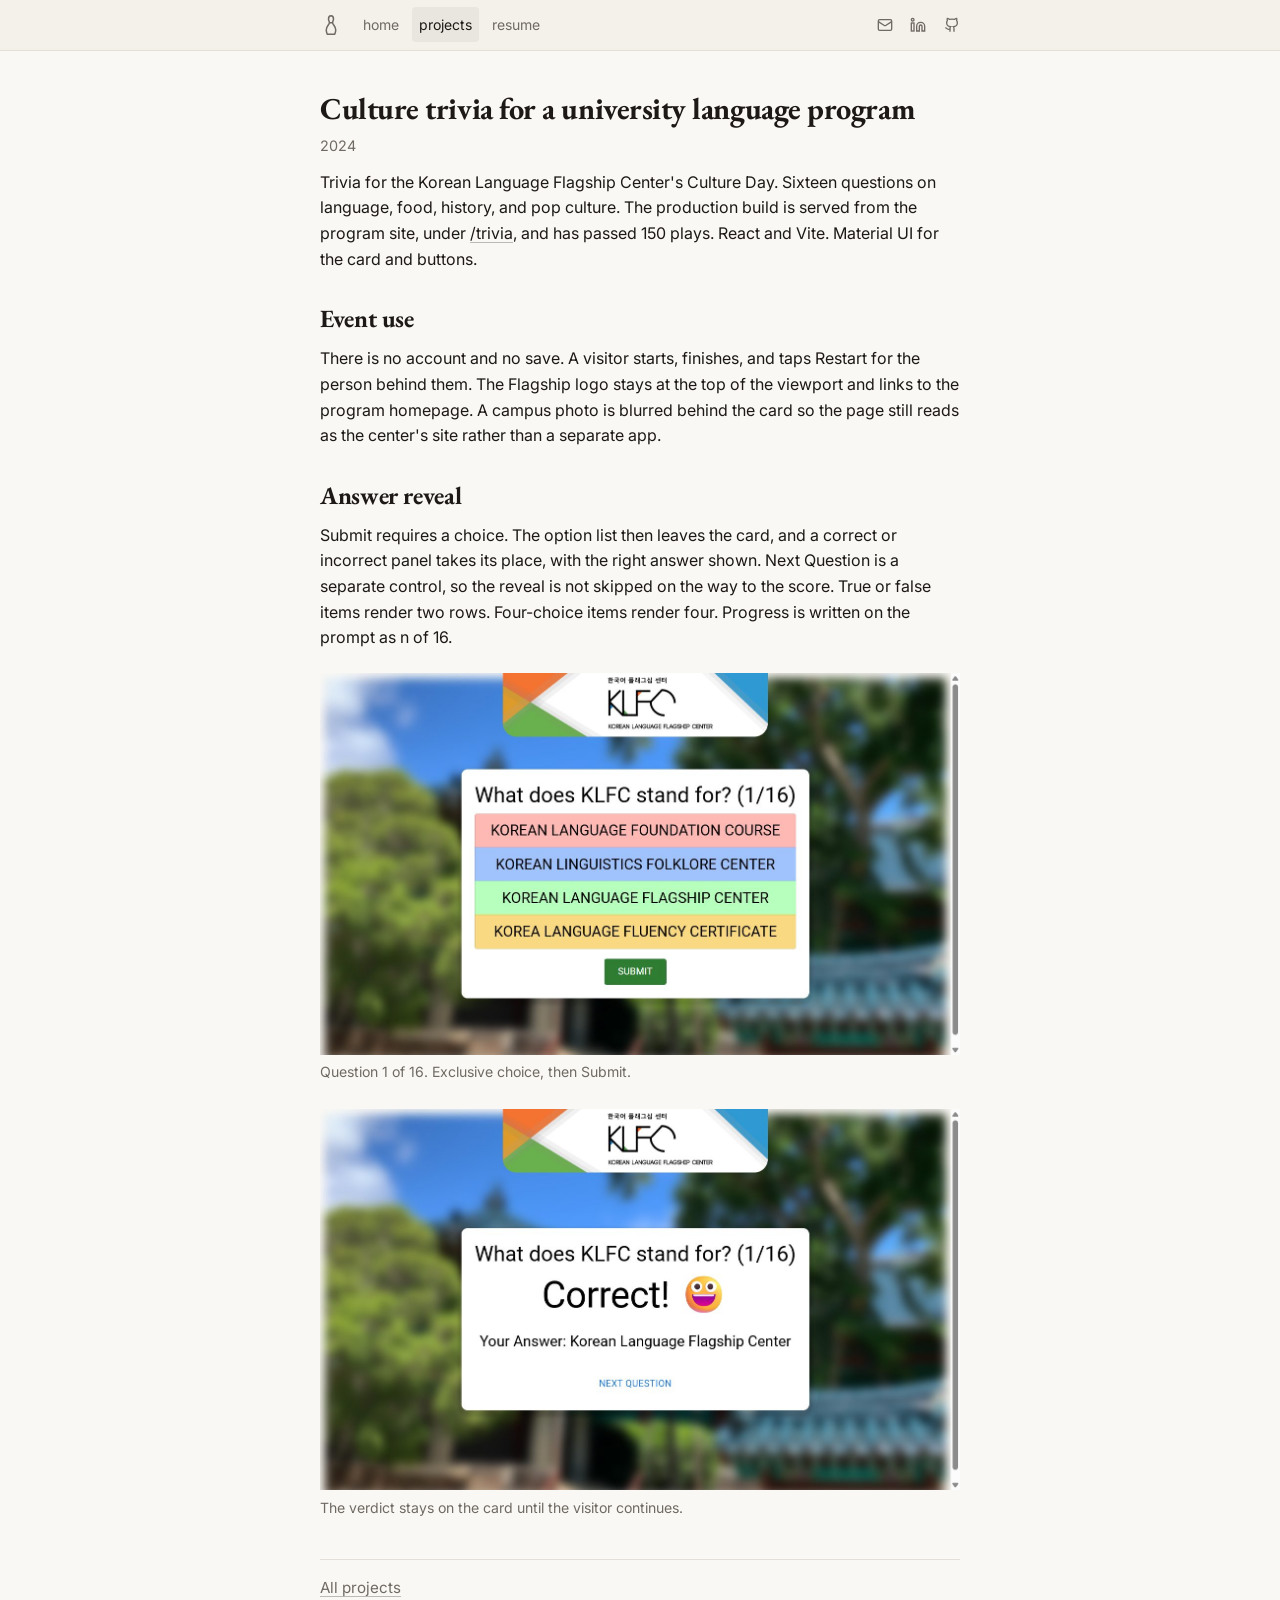
<file: notes/korean-trivia/index.html>
<!DOCTYPE html>
<html lang="en">
  <head>
    <meta charset="UTF-8" />
    <meta name="viewport" content="width=device-width, initial-scale=1.0" />
    <meta name="referrer" content="strict-origin-when-cross-origin" />
    <title>Culture trivia for a university language program · Justin Sumiye</title>
    <meta
      name="description"
      content="Trivia for the Korean Language Flagship Center's Culture Day. Sixteen questions on the program site, with the correct answer shown before the next prompt."
    />
    <link rel="canonical" href="https://jsumiye.github.io/notes/korean-trivia/" />
    <meta property="og:title" content="Culture trivia for a university language program · Justin Sumiye" />
    <meta property="og:description" content="Trivia for the Korean Language Flagship Center's Culture Day. Sixteen questions on the program site, with the correct answer shown before the next prompt." />
    <meta property="og:url" content="https://jsumiye.github.io/notes/korean-trivia/" />
    <meta property="og:image" content="https://jsumiye.github.io/images/Trivia-Question.jpg" />
    <meta property="og:image:alt" content="Culture trivia for a university language program · Justin Sumiye" />
    <meta property="og:type" content="article" />
    <meta name="twitter:card" content="summary_large_image" />
    <link rel="preconnect" href="https://fonts.googleapis.com" />
    <link rel="preconnect" href="https://fonts.gstatic.com" crossorigin />
    <link
      href="https://fonts.googleapis.com/css2?family=EB+Garamond:ital,wght@0,400;0,600;0,700;1,400&family=IBM+Plex+Mono:wght@400;500&family=Inter:wght@400;500;600&display=swap"
      rel="stylesheet"
    />
    <link rel="stylesheet" href="/styles.css" />
    <link rel="icon" href="/favicon.svg" type="image/svg+xml" />
    <link rel="icon" type="image/png" href="/images/portfoliofavicon.png" />
    <meta name="theme-color" content="#faf8f4" />
  </head>
  <body>
    <a class="skip" href="#content">Skip to content</a>
    <header class="site-header">
      <nav class="nav" aria-label="Primary">
        <a class="logo" href="/" aria-label="Home">
          <svg viewBox="0 0 24 24" fill="none" stroke="currentColor" stroke-width="1.5" stroke-linecap="round" stroke-linejoin="round" aria-hidden="true">
            <path d="M12 2.75c1.6 0 2.5 1.5 2.5 3.25c0 1.5-.9 2.5-.9 3.75c0 1.75 3.15 3.5 3.15 7.25c0 1.75-.5 3-1 4.25h-7.5c-.5-1.25-1-2.5-1-4.25c0-3.75 3.15-5.5 3.15-7.25c0-1.25-.9-2.25-.9-3.75c0-1.75.9-3.25 2.5-3.25m-1.5 7h3" />
          </svg>
        </a>
        <a href="/">home</a>
        <a href="/projects/" aria-current="page">projects</a>
        <a href="/resume/">resume</a>
        <div class="nav-social">
          <a href="mailto:hi@jasutin.dev" aria-label="Email" title="hi@jasutin.dev">
            <svg viewBox="0 0 24 24" fill="none" stroke="currentColor" stroke-width="2" aria-hidden="true">
              <rect width="20" height="16" x="2" y="4" rx="2" />
              <path d="m22 7-8.97 5.7a1.94 1.94 0 0 1-2.06 0L2 7" />
            </svg>
          </a>
          <a href="https://www.linkedin.com/in/jsumiye" target="_blank" rel="me noopener noreferrer" aria-label="LinkedIn">
            <svg viewBox="0 0 24 24" fill="none" stroke="currentColor" stroke-width="2" aria-hidden="true">
              <path d="M16 8a6 6 0 0 1 6 6v7h-4v-7a2 2 0 0 0-2-2 2 2 0 0 0-2 2v7h-4v-7a6 6 0 0 1 6-6z" />
              <rect width="4" height="12" x="2" y="9" />
              <circle cx="4" cy="4" r="2" />
            </svg>
          </a>
          <a href="https://github.com/jsumiye" target="_blank" rel="me noopener noreferrer" aria-label="GitHub">
            <svg viewBox="0 0 24 24" fill="none" stroke="currentColor" stroke-width="2" aria-hidden="true">
              <path d="M15 22v-4a4.8 4.8 0 0 0-1-3.5c3 0 6-2 6-5.5.08-1.25-.27-2.48-1-3.5.28-1.15.28-2.35 0-3.5 0 0-1 0-3 1.5-2.64-.5-5.36-.5-8 0C6 2 5 2 5 2c-.3 1.15-.3 2.35 0 3.5A5.4 5.4 0 0 0 4 9c0 3.5 3 5.5 6 5.5-.39.49-.68 1.05-.85 1.65-.17.6-.22 1.23-.15 1.85v4" />
              <path d="M9 18c-4.51 2-5-2-7-2" />
            </svg>
          </a>
        </div>
      </nav>
    </header>

    <main id="content" class="wrap">
      <article class="prose">
        <h1>Culture trivia for a university language program</h1>
        <p class="note-meta">2024</p>

        <p>
          Trivia for the Korean Language Flagship Center's Culture Day. Sixteen
          questions on language, food, history, and pop culture. The production
          build is served from the program site, under
          <a href="https://koreanflagship.manoa.hawaii.edu/trivia/" target="_blank" rel="noopener noreferrer">/trivia</a>,
          and has passed 150 plays. React and Vite. Material UI for the card
          and buttons.
        </p>

        <h2>Event use</h2>
        <p>
          There is no account and no save. A visitor starts, finishes, and
          taps Restart for the person behind them. The Flagship logo stays at
          the top of the viewport and links to the program homepage. A campus
          photo is blurred behind the card so the page still reads as the
          center's site rather than a separate app.
        </p>

        <h2>Answer reveal</h2>
        <p>
          Submit requires a choice. The option list then leaves the card, and
          a correct or incorrect panel takes its place, with the right answer
          shown. Next Question is a separate control, so the reveal is not
          skipped on the way to the score. True or false items render two
          rows. Four-choice items render four. Progress is written on the
          prompt as n of 16.
        </p>
        <figure>
          <img
            src="/images/Trivia-Question.jpg"
            alt="Trivia question with four answer rows, program logo, and campus photo behind the card."
          width="1299" height="774" decoding="async" loading="lazy">
          <figcaption>
            Question 1 of 16. Exclusive choice, then Submit.
          </figcaption>
        </figure>
        <figure>
          <img
            src="/images/Trivia-Feedback.jpg"
            alt="Trivia card after a correct answer, with the chosen text and a next-question control."
          width="1299" height="774" decoding="async" loading="lazy">
          <figcaption>
            The verdict stays on the card until the visitor continues.
          </figcaption>
        </figure>
      </article>
      <p class="note-nav"><a href="/projects/">All projects</a></p>
    </main>
      <script src="/scripts.js" defer></script>
  </body>
</html>
</file>
<file: styles.css>
/* Editorial portfolio. Warm paper, Garamond headings, Inter body. */

:root {
  --bg: #faf8f4;
  --bg-nav: #f4f1ea;
  --text: #1c1916;
  --muted: #6f6a63;
  --line: #e4dfd6;
  --link-line: rgba(28, 25, 22, 0.28);
  --accent: #5d3fd3;
  --accent-deep: #4630ad;
  --accent-rgb: 93, 63, 211;
  --code-bg: #f1eee6;
  --serif: "EB Garamond", "Iowan Old Style", Georgia, serif;
  --sans: Inter, system-ui, sans-serif;
  --mono: "IBM Plex Mono", ui-monospace, monospace;
  --measure: 44rem;
  --ease: 160ms ease;
  --lift: 240ms cubic-bezier(0.22, 0.72, 0.28, 1);
}

*,
*::before,
*::after {
  box-sizing: border-box;
  margin: 0;
  padding: 0;
}

html {
  scroll-behavior: smooth;
  color-scheme: light;
}

body {
  font-family: var(--sans);
  font-size: 1rem;
  line-height: 1.6;
  color: var(--text);
  background: var(--bg);
  -webkit-font-smoothing: antialiased;
  text-rendering: optimizeLegibility;
}

img {
  max-width: 100%;
  height: auto;
  display: block;
}

a {
  color: inherit;
  text-decoration-color: var(--link-line);
  text-underline-offset: 0.18em;
  text-decoration-thickness: 1px;
  transition: color var(--ease), text-decoration-color var(--ease);
}

a:hover {
  color: var(--accent);
  text-decoration-color: rgba(var(--accent-rgb), 0.45);
}

a:focus-visible {
  outline: 2px solid var(--accent);
  outline-offset: 3px;
}

::selection {
  background: #e3daf6;
  color: var(--text);
}

.skip {
  position: absolute;
  left: 0.75rem;
  top: -3rem;
  background: var(--text);
  color: var(--bg);
  padding: 0.4rem 0.7rem;
  z-index: 20;
}

.skip:focus {
  top: 0.5rem;
}

/* Header */

.site-header {
  position: sticky;
  top: 0;
  z-index: 10;
  min-height: 45px;
  display: flex;
  justify-content: center;
  align-items: center;
  background: var(--bg-nav);
  border-bottom: 1px solid var(--line);
  color: var(--muted);
}

.nav {
  width: 100%;
  max-width: var(--measure);
  padding: 0.4rem 1.5rem;
  display: flex;
  align-items: center;
  gap: 0.15rem 0.35rem;
  font-size: 0.875rem;
}

.logo {
  display: inline-flex;
  align-items: center;
  padding: 0.25rem 0.4rem;
  text-decoration: none;
  color: var(--muted);
  flex-shrink: 0;
}

.logo:hover {
  color: var(--text);
  text-decoration: none;
}

.logo svg {
  width: 24px;
  height: 24px;
  display: block;
  overflow: visible;
  transform-origin: bottom center;
  transition: transform 220ms ease;
}

.logo:hover svg {
  transform: rotate(-14deg);
}

.nav a {
  text-decoration: none;
  color: var(--muted);
  padding: 0.4rem 0.45rem;
  min-height: 2rem;
  border-radius: 4px;
  white-space: nowrap;
  display: inline-flex;
  align-items: center;
}

.nav a:hover,
.nav a[aria-current="page"] {
  color: var(--text);
  background: rgba(28, 25, 22, 0.05);
  text-decoration: none;
}

.nav-social {
  margin-left: auto;
  display: flex;
  align-items: center;
  gap: 0.1rem;
  flex-shrink: 0;
}

.nav-social a {
  display: inline-flex;
  justify-content: center;
  min-width: 2rem;
}

.nav-social svg {
  width: 16px;
  height: 16px;
  transition: transform var(--lift);
}

.nav-social a:hover svg {
  transform: translateY(-2px);
}

/* Main column */

.wrap {
  width: 100%;
  max-width: var(--measure);
  margin: 0 auto;
  padding: 2.75rem 2rem 5rem;
}

@media (min-width: 640px) {
  .wrap {
    padding-top: 4.5vh;
  }
}

.page-resume .wrap {
  padding-bottom: 4rem;
}

h1,
h2,
h3,
.prose h1,
.prose h2,
.prose h3 {
  font-family: var(--serif);
  font-weight: 700;
  letter-spacing: -0.015em;
  color: var(--text);
  line-height: 1.15;
}

h1 {
  font-size: 1.9rem;
  margin-bottom: 0.85rem;
}

h2 {
  font-size: 1.55rem;
  margin: 2.25rem 0 0.85rem;
  scroll-margin-top: 3.5rem;
}

h3 {
  font-size: 1.25rem;
  margin: 1.6rem 0 0.55rem;
}

.lede,
.wrap > p {
  margin-bottom: 0.7rem;
}

.lede-last {
  margin-bottom: 0.4rem;
}

.kicker {
  color: var(--muted);
  font-size: 0.95rem;
  margin-bottom: 0.2rem;
}

.bio h1 {
  font-size: clamp(2rem, 4vw, 2.45rem);
  margin-bottom: 0.5rem;
}

.aside {
  margin: 0.9rem 0 0;
  color: var(--muted);
}

/* Skills */

.skill-row {
  display: flex;
  align-items: baseline;
  gap: 1.25rem;
  margin: 0 -0.4rem 0.4rem;
  padding: 0.12rem 0.4rem;
  border-radius: 4px;
  transition: background-color var(--ease);
}

.skill-row:hover {
  background-color: rgba(28, 25, 22, 0.035);
}

.skill-label {
  flex: 0 0 8.25rem;
  color: var(--muted);
  transition: color var(--ease);
}

.skill-row:hover .skill-label {
  color: var(--text);
}

.skill-list {
  min-width: 0;
}

@media (max-width: 700px) {
  .skill-row {
    flex-direction: column;
    align-items: flex-start;
    gap: 0.05rem;
    margin-bottom: 0.75rem;
  }

  .skill-label {
    flex: none;
    font-size: 0.92rem;
  }
}

/* Notebook rows */

.entry {
  position: relative;
  display: flex;
  justify-content: space-between;
  align-items: baseline;
  gap: 1.25rem;
  margin: 0 -0.45rem 0.5rem -0.65rem;
  padding: 0.16rem 0.45rem 0.16rem 0.65rem;
  border-radius: 4px;
  transition: background-color var(--ease);
}

.entry::before {
  content: "";
  position: absolute;
  left: 0.22rem;
  top: 0.42rem;
  bottom: 0.42rem;
  width: 2px;
  border-radius: 1px;
  background: var(--accent);
  opacity: 0;
  transform: scaleY(0.4);
  transform-origin: center;
  transition: opacity var(--lift), transform var(--lift);
}

.entry:hover,
.entry:focus-within {
  background-color: rgba(var(--accent-rgb), 0.045);
}

.entry:hover::before,
.entry:focus-within::before {
  opacity: 0.85;
  transform: scaleY(1);
}

.entry a {
  font-weight: 400;
}

.project-block :is(h2, h3) a {
  text-decoration-color: transparent;
}

.project-block :is(h2, h3) a:hover {
  text-decoration-color: rgba(var(--accent-rgb), 0.45);
}

.entry a:hover {
  color: var(--accent);
}

.entry-meta {
  color: var(--muted);
  flex-shrink: 0;
  text-align: right;
  transition: color var(--ease), transform var(--lift);
}

.entry:hover .entry-meta,
.entry:focus-within .entry-meta {
  color: var(--text);
  transform: translateX(2px);
}

.section-end {
  margin-bottom: 0.35rem;
}

.more {
  display: flex;
  flex-wrap: wrap;
  gap: 0.2rem 1.4rem;
  margin-top: 0.35rem;
}

.more a {
  display: inline-flex;
  align-items: center;
  gap: 0.2rem;
}

.more svg {
  width: 13px;
  height: 13px;
  transition: transform var(--lift);
}

.more a:hover svg,
.more a:focus-visible svg {
  transform: translate(2px, -2px);
}

@media (max-width: 700px) {
  .wrap {
    padding: 1.75rem 1.25rem 4rem;
  }

  .entry {
    flex-direction: column;
    align-items: flex-start;
    gap: 0.1rem;
    margin-bottom: 0.85rem;
  }

  .entry-meta {
    text-align: left;
    font-size: 0.92rem;
  }

  .nav {
    padding: 0.4rem 0.85rem;
    font-size: 0.82rem;
    gap: 0.1rem 0.2rem;
  }
}

/* Notes index grouped by year */

.year {
  font-family: var(--serif);
  font-size: 1.35rem;
  font-weight: 700;
  margin: 1.75rem 0 0.7rem;
}

.year:first-of-type {
  margin-top: 0.4rem;
}

/* Projects page blocks */

.project-block {
  margin-bottom: 1.75rem;
}

.project-block :is(h2, h3) {
  margin: 0 0 0.25rem;
  font-size: 1.45rem;
}

.project-block h3 {
  font-size: 1.28rem;
}

.project-block p {
  color: var(--muted);
  margin-bottom: 0.4rem;
}

.project-block .stack {
  display: flex;
  flex-wrap: wrap;
  gap: 0.3rem;
  list-style: none;
  margin: 0 0 0.45rem;
  padding: 0;
}

.project-block .stack li {
  font-family: var(--mono);
  font-size: 0.72rem;
  letter-spacing: 0.01em;
  color: var(--muted);
  background: var(--code-bg);
  border: 1px solid var(--line);
  border-radius: 3px;
  padding: 0.14rem 0.42rem;
}

.project-block .links {
  display: flex;
  flex-wrap: wrap;
  align-items: center;
  gap: 0.45rem 0.9rem;
  margin: 0.55rem 0 0.15rem;
  font-size: 0.95rem;
}

.project-block .links span {
  color: var(--muted);
}

.project-block .writeup {
  display: inline-flex;
  align-items: center;
  color: var(--bg);
  background: var(--accent);
  text-decoration: none;
  font-weight: 500;
  font-size: 0.88rem;
  line-height: 1.2;
  padding: 0.32rem 0.75rem;
  border-radius: 4px;
  transition: background-color var(--ease), transform var(--lift);
}

.project-block .writeup:hover,
.project-block .writeup:focus-visible {
  color: var(--bg);
  background: var(--accent-deep);
  text-decoration: none;
  transform: translateY(-1px);
}

.project-block .still {
  display: block;
  margin: 0.65rem 0 0.6rem;
  border: 1px solid var(--line);
  border-radius: 4px;
  overflow: hidden;
  background: var(--code-bg);
  transition: border-color var(--ease);
}

a.still:hover {
  border-color: rgba(var(--accent-rgb), 0.45);
}

.project-block .still img {
  width: 100%;
  transition: transform 520ms cubic-bezier(0.22, 0.72, 0.28, 1);
}

a.still:hover img,
a.still:focus-visible img {
  transform: scale(1.025);
}

.coursework {
  margin-top: 2.6rem;
  padding-top: 1.35rem;
  border-top: 1px solid var(--line);
}

.coursework > h2 {
  margin-top: 0;
  font-size: 1.35rem;
}

.parked {
  margin-top: 2.75rem;
}

.parked > p {
  color: var(--muted);
  margin-bottom: 1rem;
}

/* Resume */

.resume-id {
  margin-bottom: 1.75rem;
}

.resume-id h1 {
  margin-bottom: 0.15rem;
}

.resume-place,
.resume-line {
  color: var(--muted);
}

.resume-line {
  margin-top: 0.55rem;
  color: var(--text);
}

.resume-row {
  display: flex;
  justify-content: space-between;
  align-items: baseline;
  gap: 1rem;
  margin: 0 -0.4rem 0.65rem;
  padding: 0.12rem 0.4rem;
  border-radius: 4px;
  transition: background-color var(--ease);
}

.resume-row:hover {
  background-color: rgba(28, 25, 22, 0.035);
}

.resume-row .when {
  color: var(--muted);
  white-space: nowrap;
  font-size: 0.95rem;
}

.resume-row p {
  color: var(--muted);
  font-size: 0.95rem;
  margin-top: 0.1rem;
}

.resume-block {
  margin-bottom: 1.15rem;
}

.resume-block .resume-row {
  margin-bottom: 0.35rem;
}

.resume-points {
  margin: 0 0 0.1rem 1.15rem;
  font-size: 0.95rem;
}

.resume-points li {
  margin-bottom: 0.28rem;
  padding-left: 0.15rem;
}

.resume-points li::marker {
  color: var(--muted);
}

.resume-contact {
  display: flex;
  flex-wrap: wrap;
  align-items: center;
  gap: 0.35rem 0.7rem;
  margin-top: 2.5rem;
  color: var(--muted);
}

.resume-contact .icon-link {
  display: inline-flex;
  align-items: center;
  justify-content: center;
  min-width: 2rem;
  min-height: 2rem;
  color: var(--muted);
  text-decoration: none;
}

.resume-contact .icon-link svg {
  width: 16px;
  height: 16px;
  transition: transform var(--lift);
}

.resume-contact .icon-link:hover svg,
.resume-contact .icon-link:focus-visible svg {
  transform: translateY(-2px);
}

.resume-contact .icon-link:hover {
  color: var(--text);
}

.resume-id .resume-contact {
  margin-top: 0.8rem;
}

.resume-contact [aria-hidden="true"] {
  color: var(--muted);
}

.sr-only {
  position: absolute;
  width: 1px;
  height: 1px;
  padding: 0;
  margin: -1px;
  overflow: hidden;
  clip: rect(0, 0, 0, 0);
  white-space: nowrap;
  border: 0;
}

@media (max-width: 700px) {
  .resume-row {
    flex-direction: column;
    gap: 0.1rem;
  }
}

/* Long-form notes */

.note-meta {
  color: var(--muted);
  font-size: 0.9rem;
  margin: -0.35rem 0 1.5rem;
}

.prose p {
  margin-bottom: 0.8rem;
}

.prose ul,
.prose ol {
  margin: 0.4rem 0 1rem 1.3rem;
}

.prose li {
  margin-bottom: 0.3rem;
}

.prose strong {
  font-weight: 600;
}

.prose em {
  font-style: italic;
}

.prose h2 {
  margin-top: 2rem;
}

.prose figure {
  margin: 1.4rem 0 1.6rem;
}

.prose figcaption {
  color: var(--muted);
  font-size: 0.88rem;
  margin-top: 0.4rem;
}

.prose pre,
.diagram {
  font-family: var(--mono);
  font-size: 0.8rem;
  line-height: 1.55;
  background: var(--code-bg);
  padding: 0.95rem 1.05rem;
  overflow-x: auto;
  margin: 1.1rem 0 1.35rem;
  color: var(--text);
}

.prose .mermaid {
  font-family: var(--sans);
  font-size: 0.85rem;
  line-height: 1.35;
  text-align: center;
}

.prose .mermaid svg {
  max-width: 100%;
  height: auto;
}

.prose code {
  font-family: var(--mono);
  font-size: 0.86em;
  background: var(--code-bg);
  padding: 0.08em 0.32em;
}

.prose pre code {
  background: none;
  padding: 0;
  font-size: inherit;
}

.note-nav {
  margin-top: 2.5rem;
  padding-top: 1rem;
  border-top: 1px solid var(--line);
  color: var(--muted);
  font-size: 0.95rem;
}

/* Bowling: a lane under the word, a strike by Honolulu */

.lane-ball {
  width: 9px;
  height: 9px;
  border-radius: 50%;
  flex-shrink: 0;
  background:
    radial-gradient(circle at 33% 34%, var(--bg) 0 1.1px, transparent 1.2px),
    radial-gradient(circle at 58% 28%, var(--bg) 0 1.1px, transparent 1.2px),
    radial-gradient(circle at 40% 56%, var(--bg) 0 1.1px, transparent 1.2px),
    var(--muted);
  opacity: 0.72;
}

.bowl {
  position: relative;
  display: inline-block;
  padding-bottom: 0.22em;
}

.bowl::after {
  content: "";
  position: absolute;
  left: 0;
  right: 0;
  bottom: 0.14em;
  height: 1px;
  background: var(--line);
}

.bowl .lane-ball {
  position: absolute;
  left: 0.04em;
  bottom: 0.03em;
  opacity: 0.8;
  transition: left 700ms cubic-bezier(0.22, 0.72, 0.28, 1),
    transform 700ms cubic-bezier(0.22, 0.72, 0.28, 1);
}

.bowl:hover .lane-ball {
  left: calc(100% - 9px);
  transform: rotate(240deg);
}

.lane {
  display: inline-flex;
  align-items: flex-end;
  height: 14px;
  margin-left: 0.2rem;
}

.lane .lane-ball {
  margin-right: 0.9rem;
  transition: transform 620ms cubic-bezier(0.22, 0.72, 0.28, 1);
}

.lane-pin {
  position: relative;
  width: 6px;
  height: 13px;
  flex-shrink: 0;
  transform-origin: 50% 92%;
  transition: transform 420ms ease;
}

.lane-pin::before {
  content: "";
  position: absolute;
  left: 50%;
  bottom: 0;
  width: 5px;
  height: 12px;
  transform: translateX(-50%);
  background: var(--muted);
  border-radius: 50% 50% 30% 30% / 16% 16% 34% 34%;
  opacity: 0.5;
}

.lane-pin::after {
  content: "";
  position: absolute;
  top: 3.5px;
  left: 0.5px;
  right: 0.5px;
  height: 1.5px;
  background: var(--bg);
}

.colophon:hover .lane .lane-ball {
  transform: translateX(0.9rem) rotate(210deg);
}

.colophon:hover .lane-pin:nth-child(2) {
  transform: rotate(-44deg) translate(-1px, 1px);
  transition-delay: 360ms;
}

.colophon:hover .lane-pin:nth-child(3) {
  transform: rotate(8deg) translateY(1px);
  transition-delay: 400ms;
}

.colophon:hover .lane-pin:nth-child(4) {
  transform: rotate(50deg) translate(1px, 1px);
  transition-delay: 380ms;
}

/* Footer / colophon */

.colophon {
  display: flex;
  align-items: center;
  gap: 0.55rem;
  margin-top: 3.25rem;
  color: var(--muted);
  font-size: 0.88rem;
}

/* 404 */

.not-found h1 {
  font-size: 2.4rem;
}

/* Motion */

@keyframes settle {
  from {
    opacity: 0;
    translate: 0 8px;
  }
}

@keyframes rise-in {
  from {
    opacity: 0.4;
    translate: 0 8px;
  }
}

@keyframes header-shade {
  to {
    box-shadow: 0 8px 22px rgba(28, 25, 22, 0.05);
  }
}

@media (prefers-reduced-motion: no-preference) {
  .bio {
    animation: settle 560ms cubic-bezier(0.22, 0.72, 0.28, 1) both;
  }

  @supports (animation-timeline: scroll()) {
    .site-header {
      animation: header-shade linear both;
      animation-timeline: scroll(root);
      animation-range: 0 72px;
    }
  }

  @supports (animation-range: entry 0% entry 72px) {
    .wrap > h2,
    .coursework > h2,
    .entry,
    .more,
    .resume-block,
    .skill-row,
    .project-block,
    .year,
    .colophon,
    .note-meta,
    .prose h2,
    .prose figure,
    .prose .diagram {
      animation: rise-in linear both;
      animation-timeline: view();
      animation-range: entry 0% entry 72px;
    }

    .wrap > h2:focus-within,
    .coursework > h2:focus-within,
    .entry:focus-within,
    .more:focus-within,
    .resume-block:focus-within,
    .skill-row:focus-within,
    .project-block:focus-within,
    .prose h2:focus-within,
    .prose figure:focus-within {
      animation: none;
      opacity: 1;
      translate: none;
    }
  }
}

@media (prefers-reduced-motion: reduce) {
  html {
    scroll-behavior: auto;
  }

  *,
  *::before,
  *::after {
    animation: none !important;
    transition: none !important;
  }

  .logo:hover svg,
  .more a:hover svg,
  .more a:focus-visible svg,
  .nav-social a:hover svg,
  .resume-contact .icon-link:hover svg,
  .resume-contact .icon-link:focus-visible svg,
  a.still:hover img,
  a.still:focus-visible img,
  .project-block .writeup:hover,
  .project-block .writeup:focus-visible,
  .entry:hover .entry-meta,
  .entry:focus-within .entry-meta,
  .entry:hover::before,
  .entry:focus-within::before {
    transform: none;
  }

  .bowl:hover .lane-ball,
  .colophon:hover .lane .lane-ball,
  .colophon:hover .lane-pin {
    transform: none;
    left: 0.04em;
  }

  .colophon:hover .lane-pin:nth-child(2),
  .colophon:hover .lane-pin:nth-child(3),
  .colophon:hover .lane-pin:nth-child(4) {
    transition-delay: 0s;
  }
}

/* Resume print */

@media print {
  .site-header,
  .skip,
  .colophon {
    display: none;
  }

  body {
    background: #fff;
    font-size: 11pt;
  }

  .wrap {
    max-width: none;
    padding: 0;
  }

  a {
    text-decoration: none;
  }

  .bio,
  .wrap > h2,
  .entry,
  .more,
  .resume-block,
  .skill-row,
  .project-block,
  .year,
  .colophon,
  .note-meta,
  .prose h2,
  .prose figure,
  .prose .diagram,
  .site-header {
    animation: none !important;
    opacity: 1 !important;
    translate: none !important;
    box-shadow: none !important;
  }
}
</file>
